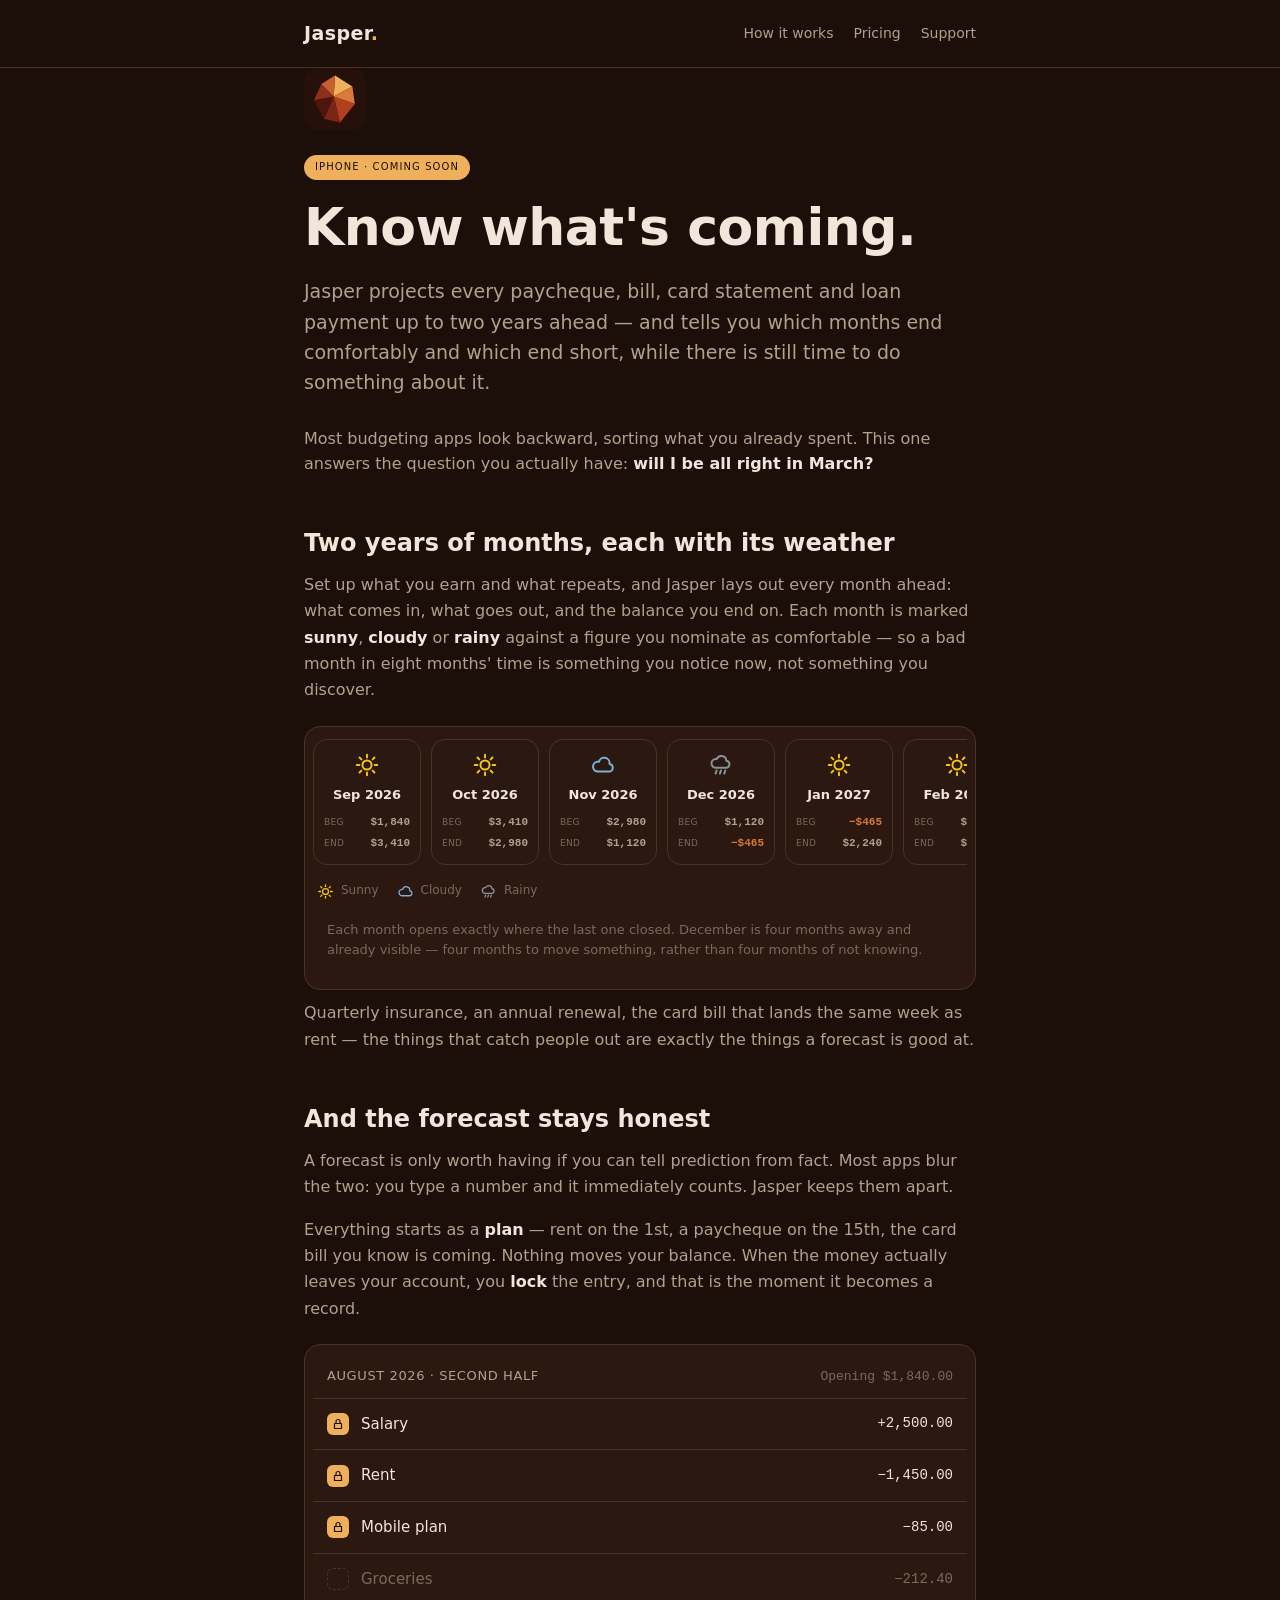
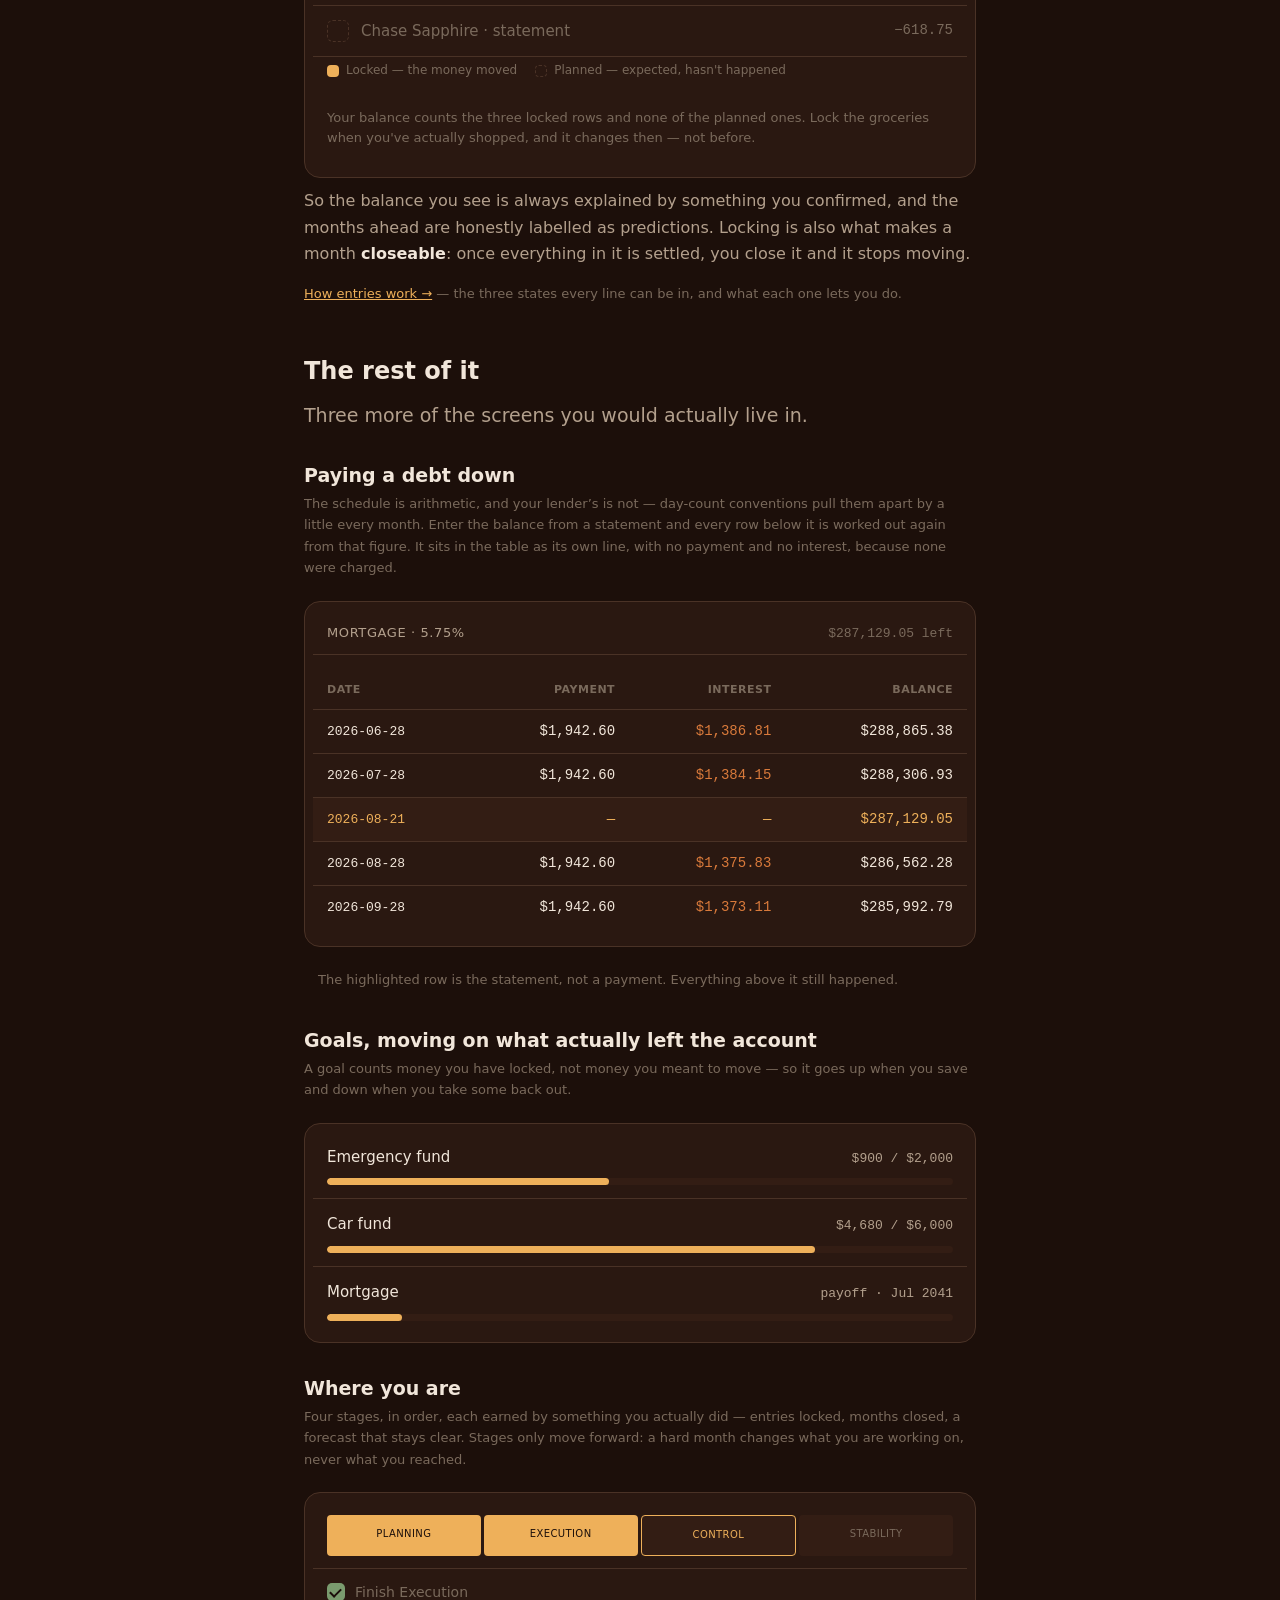
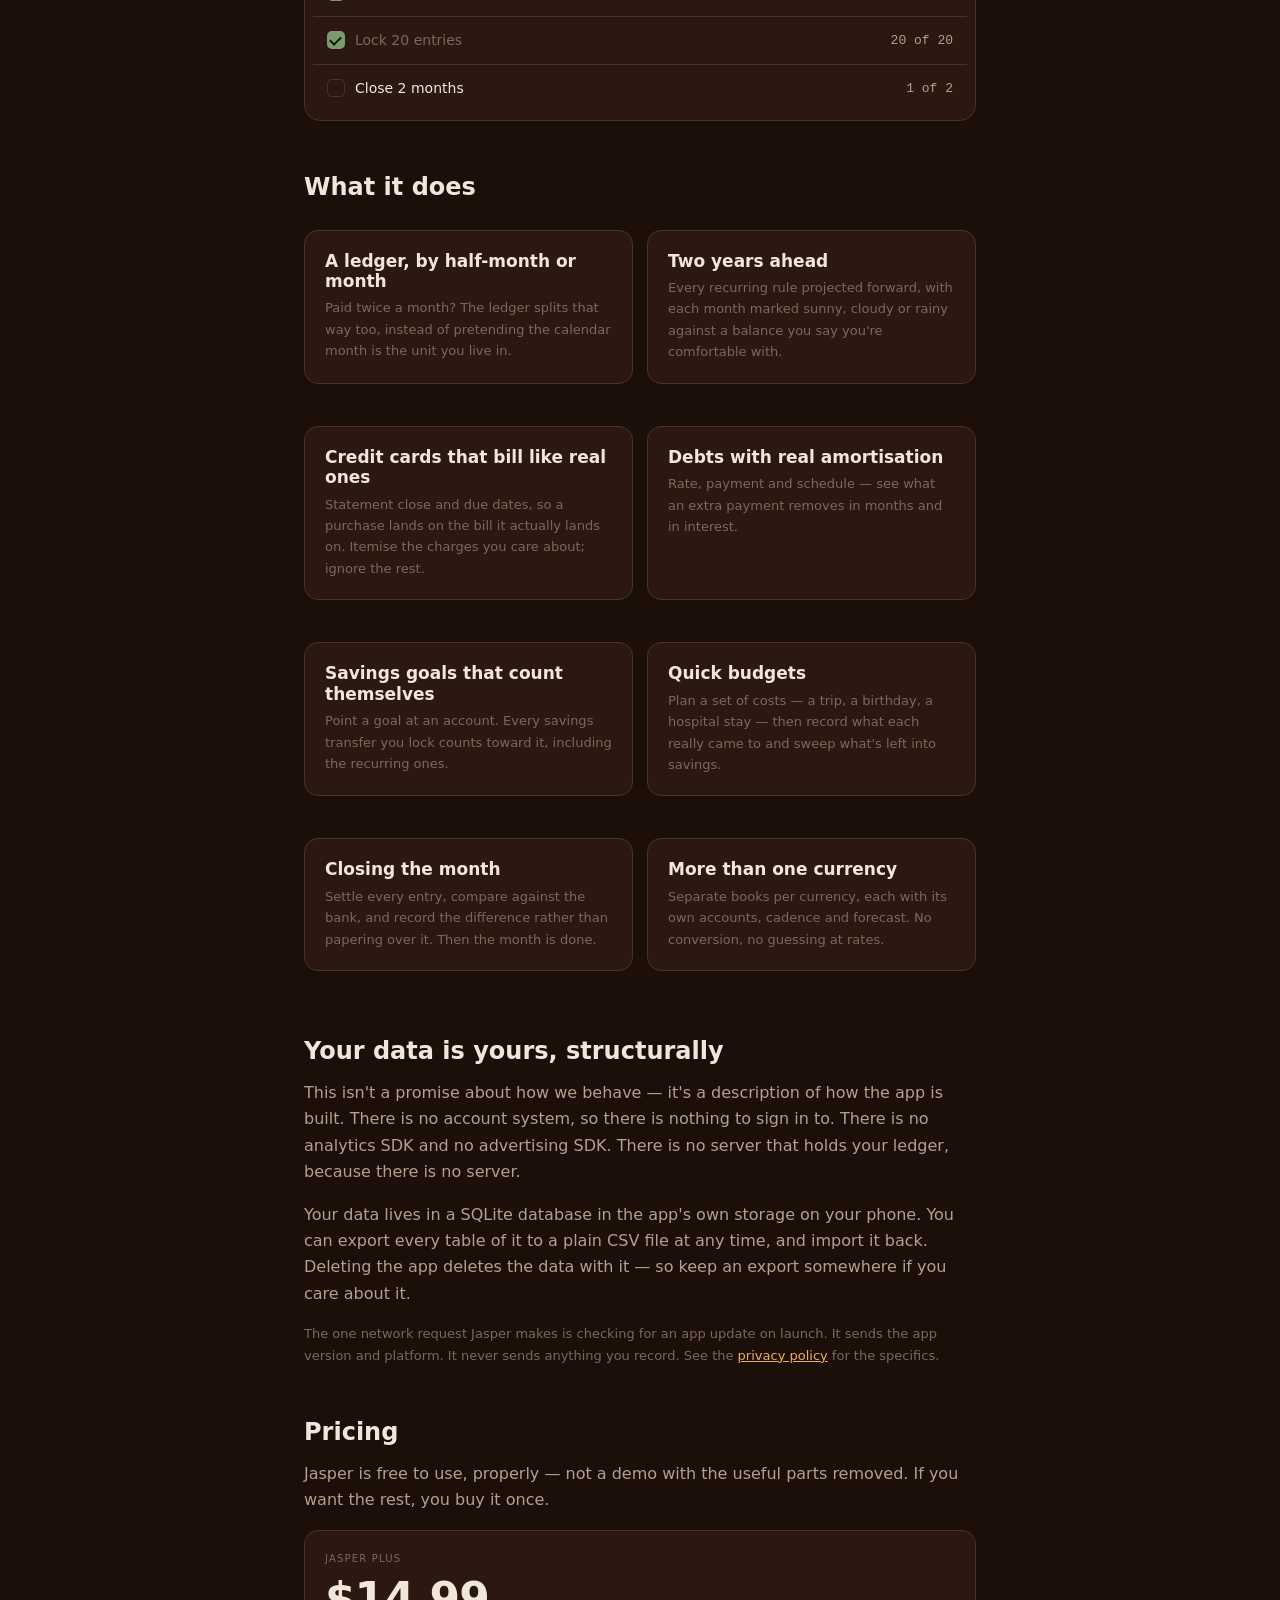
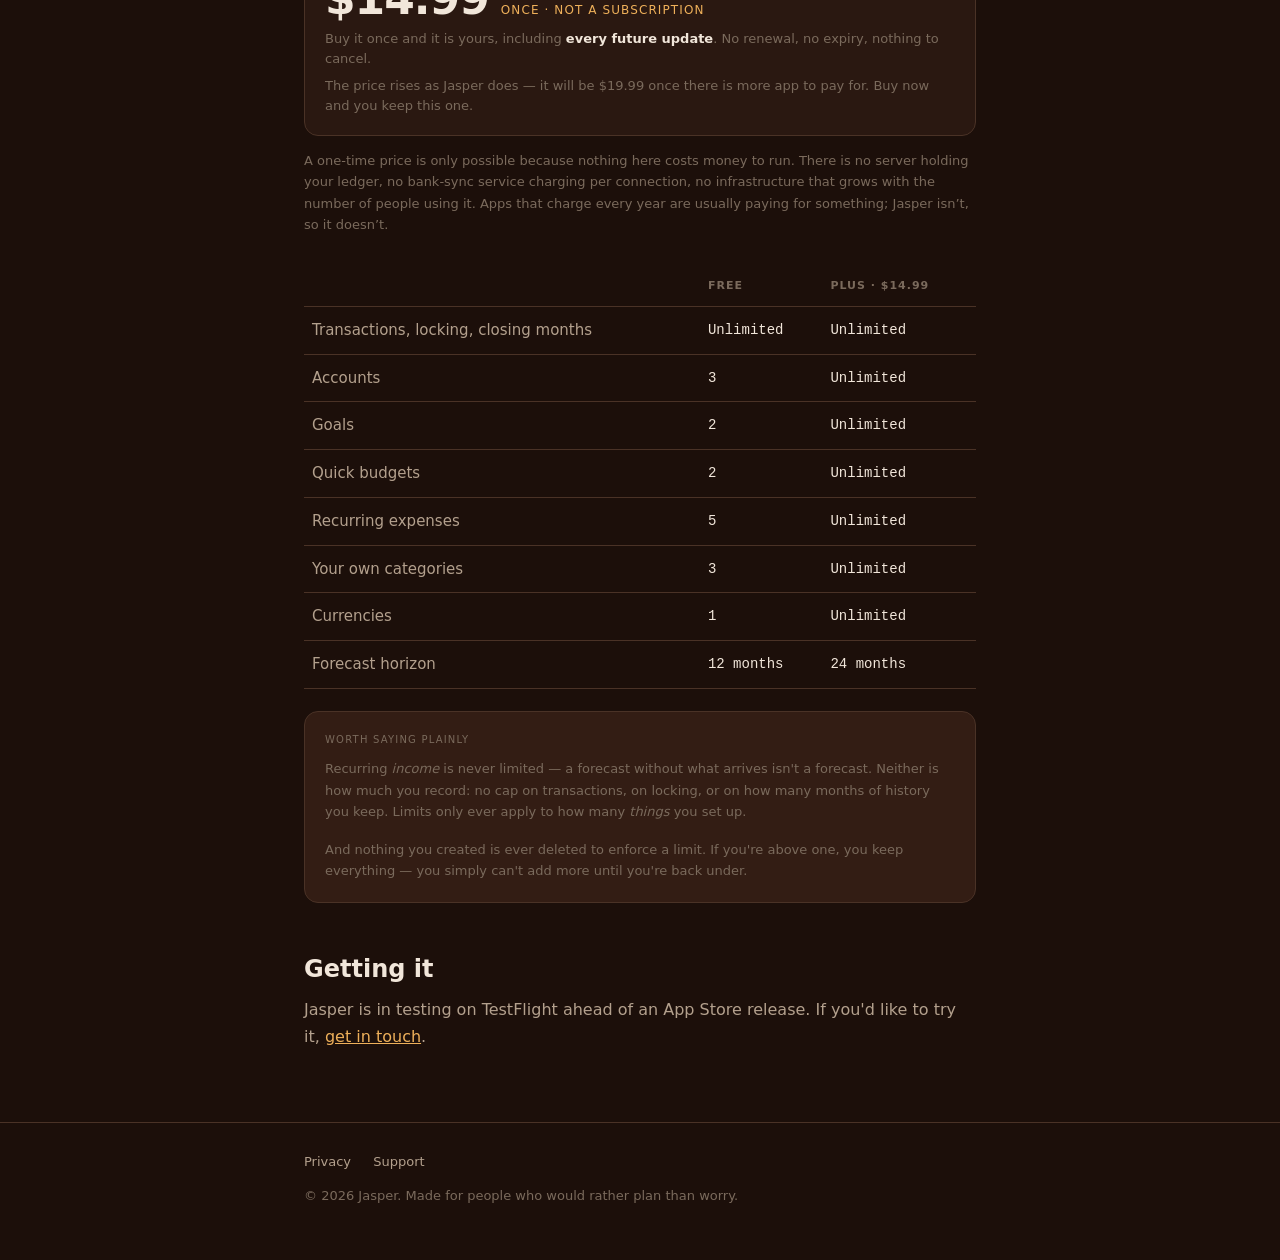
<file: index.html>
<!doctype html>
<html lang="en">
<head>
<meta charset="utf-8">
<meta name="viewport" content="width=device-width, initial-scale=1">
<title>Jasper — know what's coming</title>
<meta name="description" content="Jasper projects your balance up to two years ahead, so you can see the month that goes wrong before you get there. A private, local-first budgeting app for iPhone.">
<meta name="theme-color" content="#1c0f0a">
<link rel="canonical" href="https://jasperbudget.com/">
<meta property="og:type" content="website">
<meta property="og:site_name" content="Jasper">
<meta property="og:title" content="Jasper — know what's coming">
<meta property="og:description" content="Jasper projects your balance up to two years ahead, so you can see the month that goes wrong before you get there.">
<meta property="og:url" content="https://jasperbudget.com/">
<meta name="twitter:card" content="summary">
<link rel="icon" href="/favicon.ico" sizes="any">
<link rel="icon" href="/favicon.svg" type="image/svg+xml">
<link rel="alternate icon" href="/favicon.png" type="image/png">
<link rel="apple-touch-icon" href="/apple-touch-icon.png">
<link rel="stylesheet" href="style.css">
</head>
<body>

<nav>
  <div class="wrap">
    <a class="brand" href="/">Jasper<span>.</span></a>
    <div class="links">
      <a href="#how">How it works</a>
      <a href="#pricing">Pricing</a>
      <a href="support.html">Support</a>
    </div>
  </div>
</nav>

<header class="wrap">
  <img class="hero-mark" src="/favicon.svg" alt="" width="62" height="62">
  <span class="pill">iPhone · Coming soon</span>
  <h1>Know what's coming.</h1>
  <p class="lede">
    Jasper projects every paycheque, bill, card statement and loan payment up to two years
    ahead — and tells you which months end comfortably and which end short, while there is
    still time to do something about it.
  </p>
  <p class="lede" style="font-size:16px">
    Most budgeting apps look backward, sorting what you already spent. This one answers the
    question you actually have: <strong>will I be all right in March?</strong>
  </p>
</header>

<main class="wrap">

  <h2>Two years of months, each with its weather</h2>
  <p>
    Set up what you earn and what repeats, and Jasper lays out every month ahead: what comes in,
    what goes out, and the balance you end on. Each month is marked <strong>sunny</strong>,
    <strong>cloudy</strong> or <strong>rainy</strong> against a figure you nominate as
    comfortable — so a bad month in eight months' time is something you notice now, not
    something you discover.
  </p>

  <div class="figure">
    <div class="strip" role="img" aria-label="Seven forecast months. September, October, January, February and March are sunny. November is cloudy and tight. December is rainy and ends 465 dollars below zero, which also makes January open below zero.">
      <div class="fcard sunny">
        <svg class="wx" viewBox="0 0 24 24" aria-hidden="true"><circle cx="12" cy="12" r="4.2" fill="none" stroke="currentColor" stroke-width="1.8" stroke-linecap="round" stroke-linejoin="round"/><line x1="12" y1="2.5" x2="12" y2="5" fill="none" stroke="currentColor" stroke-width="1.8" stroke-linecap="round" stroke-linejoin="round"/><line x1="12" y1="19" x2="12" y2="21.5" fill="none" stroke="currentColor" stroke-width="1.8" stroke-linecap="round" stroke-linejoin="round"/><line x1="2.5" y1="12" x2="5" y2="12" fill="none" stroke="currentColor" stroke-width="1.8" stroke-linecap="round" stroke-linejoin="round"/><line x1="19" y1="12" x2="21.5" y2="12" fill="none" stroke="currentColor" stroke-width="1.8" stroke-linecap="round" stroke-linejoin="round"/><line x1="5.1" y1="5.1" x2="6.8" y2="6.8" fill="none" stroke="currentColor" stroke-width="1.8" stroke-linecap="round" stroke-linejoin="round"/><line x1="17.2" y1="17.2" x2="18.9" y2="18.9" fill="none" stroke="currentColor" stroke-width="1.8" stroke-linecap="round" stroke-linejoin="round"/><line x1="5.1" y1="18.9" x2="6.8" y2="17.2" fill="none" stroke="currentColor" stroke-width="1.8" stroke-linecap="round" stroke-linejoin="round"/><line x1="17.2" y1="6.8" x2="18.9" y2="5.1" fill="none" stroke="currentColor" stroke-width="1.8" stroke-linecap="round" stroke-linejoin="round"/></svg>
        <div class="fm">Sep 2026</div>
        <dl>
          <div class="r"><dt>Beg</dt><dd>$1,840</dd></div>
          <div class="r"><dt>End</dt><dd>$3,410</dd></div>
        </dl>
      </div>
      <div class="fcard sunny">
        <svg class="wx" viewBox="0 0 24 24" aria-hidden="true"><circle cx="12" cy="12" r="4.2" fill="none" stroke="currentColor" stroke-width="1.8" stroke-linecap="round" stroke-linejoin="round"/><line x1="12" y1="2.5" x2="12" y2="5" fill="none" stroke="currentColor" stroke-width="1.8" stroke-linecap="round" stroke-linejoin="round"/><line x1="12" y1="19" x2="12" y2="21.5" fill="none" stroke="currentColor" stroke-width="1.8" stroke-linecap="round" stroke-linejoin="round"/><line x1="2.5" y1="12" x2="5" y2="12" fill="none" stroke="currentColor" stroke-width="1.8" stroke-linecap="round" stroke-linejoin="round"/><line x1="19" y1="12" x2="21.5" y2="12" fill="none" stroke="currentColor" stroke-width="1.8" stroke-linecap="round" stroke-linejoin="round"/><line x1="5.1" y1="5.1" x2="6.8" y2="6.8" fill="none" stroke="currentColor" stroke-width="1.8" stroke-linecap="round" stroke-linejoin="round"/><line x1="17.2" y1="17.2" x2="18.9" y2="18.9" fill="none" stroke="currentColor" stroke-width="1.8" stroke-linecap="round" stroke-linejoin="round"/><line x1="5.1" y1="18.9" x2="6.8" y2="17.2" fill="none" stroke="currentColor" stroke-width="1.8" stroke-linecap="round" stroke-linejoin="round"/><line x1="17.2" y1="6.8" x2="18.9" y2="5.1" fill="none" stroke="currentColor" stroke-width="1.8" stroke-linecap="round" stroke-linejoin="round"/></svg>
        <div class="fm">Oct 2026</div>
        <dl>
          <div class="r"><dt>Beg</dt><dd>$3,410</dd></div>
          <div class="r"><dt>End</dt><dd>$2,980</dd></div>
        </dl>
      </div>
      <div class="fcard cloudy">
        <svg class="wx" viewBox="0 0 24 24" aria-hidden="true"><path d="M6.5 18h11a3.5 3.5 0 0 0 .5-6.96A5 5 0 0 0 8.2 9.1 4 4 0 0 0 6.5 18z" fill="none" stroke="currentColor" stroke-width="1.8" stroke-linecap="round" stroke-linejoin="round"/></svg>
        <div class="fm">Nov 2026</div>
        <dl>
          <div class="r"><dt>Beg</dt><dd>$2,980</dd></div>
          <div class="r"><dt>End</dt><dd>$1,120</dd></div>
        </dl>
      </div>
      <div class="fcard rainy">
        <svg class="wx" viewBox="0 0 24 24" aria-hidden="true"><path d="M6.5 14.5h10a3.2 3.2 0 0 0 .4-6.38A4.6 4.6 0 0 0 8 6.6 3.6 3.6 0 0 0 6.5 14.5z" fill="none" stroke="currentColor" stroke-width="1.8" stroke-linecap="round" stroke-linejoin="round"/><line x1="8" y1="17" x2="7" y2="20" fill="none" stroke="currentColor" stroke-width="1.8" stroke-linecap="round" stroke-linejoin="round"/><line x1="12" y1="17" x2="11" y2="20" fill="none" stroke="currentColor" stroke-width="1.8" stroke-linecap="round" stroke-linejoin="round"/><line x1="16" y1="17" x2="15" y2="20" fill="none" stroke="currentColor" stroke-width="1.8" stroke-linecap="round" stroke-linejoin="round"/></svg>
        <div class="fm">Dec 2026</div>
        <dl>
          <div class="r"><dt>Beg</dt><dd>$1,120</dd></div>
          <div class="r"><dt>End</dt><dd class="neg">−$465</dd></div>
        </dl>
      </div>
      <div class="fcard sunny">
        <svg class="wx" viewBox="0 0 24 24" aria-hidden="true"><circle cx="12" cy="12" r="4.2" fill="none" stroke="currentColor" stroke-width="1.8" stroke-linecap="round" stroke-linejoin="round"/><line x1="12" y1="2.5" x2="12" y2="5" fill="none" stroke="currentColor" stroke-width="1.8" stroke-linecap="round" stroke-linejoin="round"/><line x1="12" y1="19" x2="12" y2="21.5" fill="none" stroke="currentColor" stroke-width="1.8" stroke-linecap="round" stroke-linejoin="round"/><line x1="2.5" y1="12" x2="5" y2="12" fill="none" stroke="currentColor" stroke-width="1.8" stroke-linecap="round" stroke-linejoin="round"/><line x1="19" y1="12" x2="21.5" y2="12" fill="none" stroke="currentColor" stroke-width="1.8" stroke-linecap="round" stroke-linejoin="round"/><line x1="5.1" y1="5.1" x2="6.8" y2="6.8" fill="none" stroke="currentColor" stroke-width="1.8" stroke-linecap="round" stroke-linejoin="round"/><line x1="17.2" y1="17.2" x2="18.9" y2="18.9" fill="none" stroke="currentColor" stroke-width="1.8" stroke-linecap="round" stroke-linejoin="round"/><line x1="5.1" y1="18.9" x2="6.8" y2="17.2" fill="none" stroke="currentColor" stroke-width="1.8" stroke-linecap="round" stroke-linejoin="round"/><line x1="17.2" y1="6.8" x2="18.9" y2="5.1" fill="none" stroke="currentColor" stroke-width="1.8" stroke-linecap="round" stroke-linejoin="round"/></svg>
        <div class="fm">Jan 2027</div>
        <dl>
          <div class="r"><dt>Beg</dt><dd class="neg">−$465</dd></div>
          <div class="r"><dt>End</dt><dd>$2,240</dd></div>
        </dl>
      </div>
      <div class="fcard sunny">
        <svg class="wx" viewBox="0 0 24 24" aria-hidden="true"><circle cx="12" cy="12" r="4.2" fill="none" stroke="currentColor" stroke-width="1.8" stroke-linecap="round" stroke-linejoin="round"/><line x1="12" y1="2.5" x2="12" y2="5" fill="none" stroke="currentColor" stroke-width="1.8" stroke-linecap="round" stroke-linejoin="round"/><line x1="12" y1="19" x2="12" y2="21.5" fill="none" stroke="currentColor" stroke-width="1.8" stroke-linecap="round" stroke-linejoin="round"/><line x1="2.5" y1="12" x2="5" y2="12" fill="none" stroke="currentColor" stroke-width="1.8" stroke-linecap="round" stroke-linejoin="round"/><line x1="19" y1="12" x2="21.5" y2="12" fill="none" stroke="currentColor" stroke-width="1.8" stroke-linecap="round" stroke-linejoin="round"/><line x1="5.1" y1="5.1" x2="6.8" y2="6.8" fill="none" stroke="currentColor" stroke-width="1.8" stroke-linecap="round" stroke-linejoin="round"/><line x1="17.2" y1="17.2" x2="18.9" y2="18.9" fill="none" stroke="currentColor" stroke-width="1.8" stroke-linecap="round" stroke-linejoin="round"/><line x1="5.1" y1="18.9" x2="6.8" y2="17.2" fill="none" stroke="currentColor" stroke-width="1.8" stroke-linecap="round" stroke-linejoin="round"/><line x1="17.2" y1="6.8" x2="18.9" y2="5.1" fill="none" stroke="currentColor" stroke-width="1.8" stroke-linecap="round" stroke-linejoin="round"/></svg>
        <div class="fm">Feb 2027</div>
        <dl>
          <div class="r"><dt>Beg</dt><dd>$2,240</dd></div>
          <div class="r"><dt>End</dt><dd>$3,180</dd></div>
        </dl>
      </div>
      <div class="fcard sunny">
        <svg class="wx" viewBox="0 0 24 24" aria-hidden="true"><circle cx="12" cy="12" r="4.2" fill="none" stroke="currentColor" stroke-width="1.8" stroke-linecap="round" stroke-linejoin="round"/><line x1="12" y1="2.5" x2="12" y2="5" fill="none" stroke="currentColor" stroke-width="1.8" stroke-linecap="round" stroke-linejoin="round"/><line x1="12" y1="19" x2="12" y2="21.5" fill="none" stroke="currentColor" stroke-width="1.8" stroke-linecap="round" stroke-linejoin="round"/><line x1="2.5" y1="12" x2="5" y2="12" fill="none" stroke="currentColor" stroke-width="1.8" stroke-linecap="round" stroke-linejoin="round"/><line x1="19" y1="12" x2="21.5" y2="12" fill="none" stroke="currentColor" stroke-width="1.8" stroke-linecap="round" stroke-linejoin="round"/><line x1="5.1" y1="5.1" x2="6.8" y2="6.8" fill="none" stroke="currentColor" stroke-width="1.8" stroke-linecap="round" stroke-linejoin="round"/><line x1="17.2" y1="17.2" x2="18.9" y2="18.9" fill="none" stroke="currentColor" stroke-width="1.8" stroke-linecap="round" stroke-linejoin="round"/><line x1="5.1" y1="18.9" x2="6.8" y2="17.2" fill="none" stroke="currentColor" stroke-width="1.8" stroke-linecap="round" stroke-linejoin="round"/><line x1="17.2" y1="6.8" x2="18.9" y2="5.1" fill="none" stroke="currentColor" stroke-width="1.8" stroke-linecap="round" stroke-linejoin="round"/></svg>
        <div class="fm">Mar 2027</div>
        <dl>
          <div class="r"><dt>Beg</dt><dd>$3,180</dd></div>
          <div class="r"><dt>End</dt><dd>$5,470</dd></div>
        </dl>
      </div>
    </div>
    <div class="wx-key">
      <span class="sunny"><svg class="wx" viewBox="0 0 24 24" aria-hidden="true"><circle cx="12" cy="12" r="4.2" fill="none" stroke="currentColor" stroke-width="1.8" stroke-linecap="round" stroke-linejoin="round"/><line x1="12" y1="2.5" x2="12" y2="5" fill="none" stroke="currentColor" stroke-width="1.8" stroke-linecap="round" stroke-linejoin="round"/><line x1="12" y1="19" x2="12" y2="21.5" fill="none" stroke="currentColor" stroke-width="1.8" stroke-linecap="round" stroke-linejoin="round"/><line x1="2.5" y1="12" x2="5" y2="12" fill="none" stroke="currentColor" stroke-width="1.8" stroke-linecap="round" stroke-linejoin="round"/><line x1="19" y1="12" x2="21.5" y2="12" fill="none" stroke="currentColor" stroke-width="1.8" stroke-linecap="round" stroke-linejoin="round"/><line x1="5.1" y1="5.1" x2="6.8" y2="6.8" fill="none" stroke="currentColor" stroke-width="1.8" stroke-linecap="round" stroke-linejoin="round"/><line x1="17.2" y1="17.2" x2="18.9" y2="18.9" fill="none" stroke="currentColor" stroke-width="1.8" stroke-linecap="round" stroke-linejoin="round"/><line x1="5.1" y1="18.9" x2="6.8" y2="17.2" fill="none" stroke="currentColor" stroke-width="1.8" stroke-linecap="round" stroke-linejoin="round"/><line x1="17.2" y1="6.8" x2="18.9" y2="5.1" fill="none" stroke="currentColor" stroke-width="1.8" stroke-linecap="round" stroke-linejoin="round"/></svg> Sunny</span>
      <span class="cloudy"><svg class="wx" viewBox="0 0 24 24" aria-hidden="true"><path d="M6.5 18h11a3.5 3.5 0 0 0 .5-6.96A5 5 0 0 0 8.2 9.1 4 4 0 0 0 6.5 18z" fill="none" stroke="currentColor" stroke-width="1.8" stroke-linecap="round" stroke-linejoin="round"/></svg> Cloudy</span>
      <span class="rainy"><svg class="wx" viewBox="0 0 24 24" aria-hidden="true"><path d="M6.5 14.5h10a3.2 3.2 0 0 0 .4-6.38A4.6 4.6 0 0 0 8 6.6 3.6 3.6 0 0 0 6.5 14.5z" fill="none" stroke="currentColor" stroke-width="1.8" stroke-linecap="round" stroke-linejoin="round"/><line x1="8" y1="17" x2="7" y2="20" fill="none" stroke="currentColor" stroke-width="1.8" stroke-linecap="round" stroke-linejoin="round"/><line x1="12" y1="17" x2="11" y2="20" fill="none" stroke="currentColor" stroke-width="1.8" stroke-linecap="round" stroke-linejoin="round"/><line x1="16" y1="17" x2="15" y2="20" fill="none" stroke="currentColor" stroke-width="1.8" stroke-linecap="round" stroke-linejoin="round"/></svg> Rainy</span>
    </div>
    <p class="fig-note">
      Each month opens exactly where the last one closed. December is four months away and
      already visible — four months to move something, rather than four months of not knowing.
    </p>
  </div>
  <p>
    Quarterly insurance, an annual renewal, the card bill that lands the same week as rent — the
    things that catch people out are exactly the things a forecast is good at.
  </p>

  <h2 id="how">And the forecast stays honest</h2>
  <p>
    A forecast is only worth having if you can tell prediction from fact. Most apps blur the two:
    you type a number and it immediately counts. Jasper keeps them apart.
  </p>
  <p>
    Everything starts as a <strong>plan</strong> — rent on the 1st, a paycheque on the 15th, the
    card bill you know is coming. Nothing moves your balance. When the money actually leaves your
    account, you <strong>lock</strong> the entry, and that is the moment it becomes a record.
  </p>

  <div class="figure" role="img" aria-label="A ledger for August 2026. Three locked entries — rent, salary and a mobile plan — have moved the balance. Two planned entries, groceries and a card payment, have not.">
    <div class="fig-head">
      <span class="fig-month">August 2026 · second half</span>
      <span class="fig-bal">Opening $1,840.00</span>
    </div>

    <div class="row locked">
      <span class="lock"><svg viewBox="0 0 24 24" fill="none" stroke="#1c0f0a" stroke-width="2.4" stroke-linecap="round" stroke-linejoin="round"><path d="M5 11h14v10H5z"/><path d="M8 11V7a4 4 0 0 1 8 0v4"/></svg></span>
      <span class="name">Salary</span>
      <span class="amt">+2,500.00</span>
    </div>
    <div class="row locked">
      <span class="lock"><svg viewBox="0 0 24 24" fill="none" stroke="#1c0f0a" stroke-width="2.4" stroke-linecap="round" stroke-linejoin="round"><path d="M5 11h14v10H5z"/><path d="M8 11V7a4 4 0 0 1 8 0v4"/></svg></span>
      <span class="name">Rent</span>
      <span class="amt">−1,450.00</span>
    </div>
    <div class="row locked">
      <span class="lock"><svg viewBox="0 0 24 24" fill="none" stroke="#1c0f0a" stroke-width="2.4" stroke-linecap="round" stroke-linejoin="round"><path d="M5 11h14v10H5z"/><path d="M8 11V7a4 4 0 0 1 8 0v4"/></svg></span>
      <span class="name">Mobile plan</span>
      <span class="amt">−85.00</span>
    </div>
    <div class="row planned">
      <span class="lock"></span>
      <span class="name">Groceries</span>
      <span class="amt">−212.40</span>
    </div>
    <div class="row planned">
      <span class="lock"></span>
      <span class="name">Chase Sapphire · statement</span>
      <span class="amt">−618.75</span>
    </div>

    <div class="fig-key">
      <span><i class="swatch on"></i> Locked — the money moved</span>
      <span><i class="swatch off"></i> Planned — expected, hasn't happened</span>
    </div>
    <p class="fig-note">
      Your balance counts the three locked rows and none of the planned ones. Lock the groceries
      when you've actually shopped, and it changes then — not before.
    </p>
  </div>
  <p>
    So the balance you see is always explained by something you confirmed, and the months ahead
    are honestly labelled as predictions. Locking is also what makes a month
    <strong>closeable</strong>: once everything in it is settled, you close it and it stops moving.
  </p>

  <p class="small">
    <a href="entries.html">How entries work →</a> — the three states every line can be in, and
    what each one lets you do.
  </p>

  <h2 id="see">The rest of it</h2>
  <p class="lede">
    Three more of the screens you would actually live in.
  </p>

  <h3 class="fig-title">Paying a debt down</h3>
  <p class="small">
    The schedule is arithmetic, and your lender&rsquo;s is not — day-count conventions pull
    them apart by a little every month. Enter the balance from a statement and every row
    below it is worked out again from that figure. It sits in the table as its own line,
    with no payment and no interest, because none were charged.
  </p>
  <div class="figure" role="img" aria-label="An amortisation schedule. Two payments in June and July, then a statement balance of 287,129 dollars 05 on 21 August with no payment or interest, then the payments after it continuing from that figure.">
    <div class="fig-head">
      <span class="fig-month">Mortgage · 5.75%</span>
      <span class="fig-bal">$287,129.05 left</span>
    </div>
    <div class="table-scroll">
      <table class="sched">
        <thead>
          <tr><th>Date</th><th>Payment</th><th>Interest</th><th>Balance</th></tr>
        </thead>
        <tbody>
          <tr><td>2026-06-28</td><td>$1,942.60</td><td class="int">$1,386.81</td><td>$288,865.38</td></tr>
          <tr><td>2026-07-28</td><td>$1,942.60</td><td class="int">$1,384.15</td><td>$288,306.93</td></tr>
          <tr class="stmt">
            <td>2026-08-21</td><td class="none">&mdash;</td><td class="none">&mdash;</td>
            <td>$287,129.05</td>
          </tr>
          <tr><td>2026-08-28</td><td>$1,942.60</td><td class="int">$1,375.83</td><td>$286,562.28</td></tr>
          <tr><td>2026-09-28</td><td>$1,942.60</td><td class="int">$1,373.11</td><td>$285,992.79</td></tr>
        </tbody>
      </table>
    </div>
  </div>
  <p class="small fig-note">
    The highlighted row is the statement, not a payment. Everything above it still happened.
  </p>

  <h3 class="fig-title">Goals, moving on what actually left the account</h3>
  <p class="small">
    A goal counts money you have locked, not money you meant to move — so it goes up when you
    save and down when you take some back out.
  </p>
  <div class="figure" role="img" aria-label="Two goals. An emergency fund is 45 percent of the way to 2,000 dollars. A car fund is 78 percent of the way to 6,000 dollars.">
    <div class="goal">
      <div class="goal-head"><span class="name">Emergency fund</span><span class="amt">$900 / $2,000</span></div>
      <div class="bar"><span style="width:45%"></span></div>
    </div>
    <div class="goal">
      <div class="goal-head"><span class="name">Car fund</span><span class="amt">$4,680 / $6,000</span></div>
      <div class="bar"><span style="width:78%"></span></div>
    </div>
    <div class="goal">
      <div class="goal-head"><span class="name">Mortgage</span><span class="amt">payoff · Jul 2041</span></div>
      <div class="bar"><span style="width:12%"></span></div>
    </div>
  </div>

  <h3 class="fig-title">Where you are</h3>
  <p class="small">
    Four stages, in order, each earned by something you actually did — entries locked, months
    closed, a forecast that stays clear. Stages only move forward: a hard month changes what
    you are working on, never what you reached.
  </p>
  <div class="figure" role="img" aria-label="A progress track of four stages: Planning and Execution reached, Control in progress with two of three steps done, Stability ahead.">
    <div class="track">
      <span class="seg on">Planning</span>
      <span class="seg on">Execution</span>
      <span class="seg target">Control</span>
      <span class="seg">Stability</span>
    </div>
    <div class="steps">
      <div class="step done"><span class="tick"></span>Finish Execution</div>
      <div class="step done"><span class="tick"></span>Lock 20 entries<span class="of">20 of 20</span></div>
      <div class="step"><span class="tick off"></span>Close 2 months<span class="of">1 of 2</span></div>
    </div>
  </div>

  <h2>What it does</h2>
  <div class="grid">
    <div class="card">
      <h3>A ledger, by half-month or month</h3>
      <p class="small">Paid twice a month? The ledger splits that way too, instead of pretending the calendar month is the unit you live in.</p>
    </div>
    <div class="card">
      <h3>Two years ahead</h3>
      <p class="small">Every recurring rule projected forward, with each month marked sunny, cloudy or rainy against a balance you say you're comfortable with.</p>
    </div>
    <div class="card">
      <h3>Credit cards that bill like real ones</h3>
      <p class="small">Statement close and due dates, so a purchase lands on the bill it actually lands on. Itemise the charges you care about; ignore the rest.</p>
    </div>
    <div class="card">
      <h3>Debts with real amortisation</h3>
      <p class="small">Rate, payment and schedule — see what an extra payment removes in months and in interest.</p>
    </div>
    <div class="card">
      <h3>Savings goals that count themselves</h3>
      <p class="small">Point a goal at an account. Every savings transfer you lock counts toward it, including the recurring ones.</p>
    </div>
    <div class="card">
      <h3>Quick budgets</h3>
      <p class="small">Plan a set of costs — a trip, a birthday, a hospital stay — then record what each really came to and sweep what's left into savings.</p>
    </div>
    <div class="card">
      <h3>Closing the month</h3>
      <p class="small">Settle every entry, compare against the bank, and record the difference rather than papering over it. Then the month is done.</p>
    </div>
    <div class="card">
      <h3>More than one currency</h3>
      <p class="small">Separate books per currency, each with its own accounts, cadence and forecast. No conversion, no guessing at rates.</p>
    </div>
  </div>

  <h2>Your data is yours, structurally</h2>
  <p>
    This isn't a promise about how we behave — it's a description of how the app is built. There is
    no account system, so there is nothing to sign in to. There is no analytics SDK and no
    advertising SDK. There is no server that holds your ledger, because there is no server.
  </p>
  <p>
    Your data lives in a SQLite database in the app's own storage on your phone. You can export
    every table of it to a plain CSV file at any time, and import it back. Deleting the app deletes
    the data with it — so keep an export somewhere if you care about it.
  </p>
  <p class="small">
    The one network request Jasper makes is checking for an app update on launch. It sends the app
    version and platform. It never sends anything you record. See the
    <a href="privacy.html">privacy policy</a> for the specifics.
  </p>

  <h2 id="pricing">Pricing</h2>
  <p>
    Jasper is free to use, properly — not a demo with the useful parts removed. If you want the
    rest, you buy it once.
  </p>

  <div class="card">
    <div class="label">Jasper Plus</div>
    <div class="price">
      <span class="amount">$14.99</span>
      <span class="once">once · not a subscription</span>
    </div>
    <p class="price-note">
      Buy it once and it is yours, including <strong>every future update</strong>. No renewal, no
      expiry, nothing to cancel.
    </p>
    <p class="price-note">
      The price rises as Jasper does — it will be $19.99 once there is more app to pay for. Buy
      now and you keep this one.
    </p>
  </div>

  <p class="small">
    A one-time price is only possible because nothing here costs money to run. There is no server
    holding your ledger, no bank-sync service charging per connection, no infrastructure that
    grows with the number of people using it. Apps that charge every year are usually paying for
    something; Jasper isn’t, so it doesn’t.
  </p>

  <div class="table-scroll">
    <table>
      <thead>
        <tr><th>&nbsp;</th><th>Free</th><th>Plus · $14.99</th></tr>
      </thead>
      <tbody>
        <tr><td>Transactions, locking, closing months</td><td class="yes">Unlimited</td><td class="yes">Unlimited</td></tr>
        <tr><td>Accounts</td><td>3</td><td>Unlimited</td></tr>
        <tr><td>Goals</td><td>2</td><td>Unlimited</td></tr>
        <tr><td>Quick budgets</td><td>2</td><td>Unlimited</td></tr>
        <tr><td>Recurring expenses</td><td>5</td><td>Unlimited</td></tr>
        <tr><td>Your own categories</td><td>3</td><td>Unlimited</td></tr>
        <tr><td>Currencies</td><td>1</td><td>Unlimited</td></tr>
        <tr><td>Forecast horizon</td><td>12 months</td><td>24 months</td></tr>
      </tbody>
    </table>
  </div>

  <div class="card quiet">
    <div class="label">Worth saying plainly</div>
    <p class="small">
      Recurring <em>income</em> is never limited — a forecast without what arrives isn't a
      forecast. Neither is how much you record: no cap on transactions, on locking, or on how many
      months of history you keep. Limits only ever apply to how many <em>things</em> you set up.
    </p>
    <p class="small">
      And nothing you created is ever deleted to enforce a limit. If you're above one, you keep
      everything — you simply can't add more until you're back under.
    </p>
  </div>

  <h2>Getting it</h2>
  <p>
    Jasper is in testing on TestFlight ahead of an App Store release. If you'd like to try it,
    <a href="support.html">get in touch</a>.
  </p>

</main>

<footer>
  <div class="wrap">
    <a href="privacy.html">Privacy</a>
    <a href="support.html">Support</a>
    <div style="margin-top:12px">© 2026 Jasper. Made for people who would rather plan than worry.</div>
  </div>
</footer>

</body>
</html>
</file>
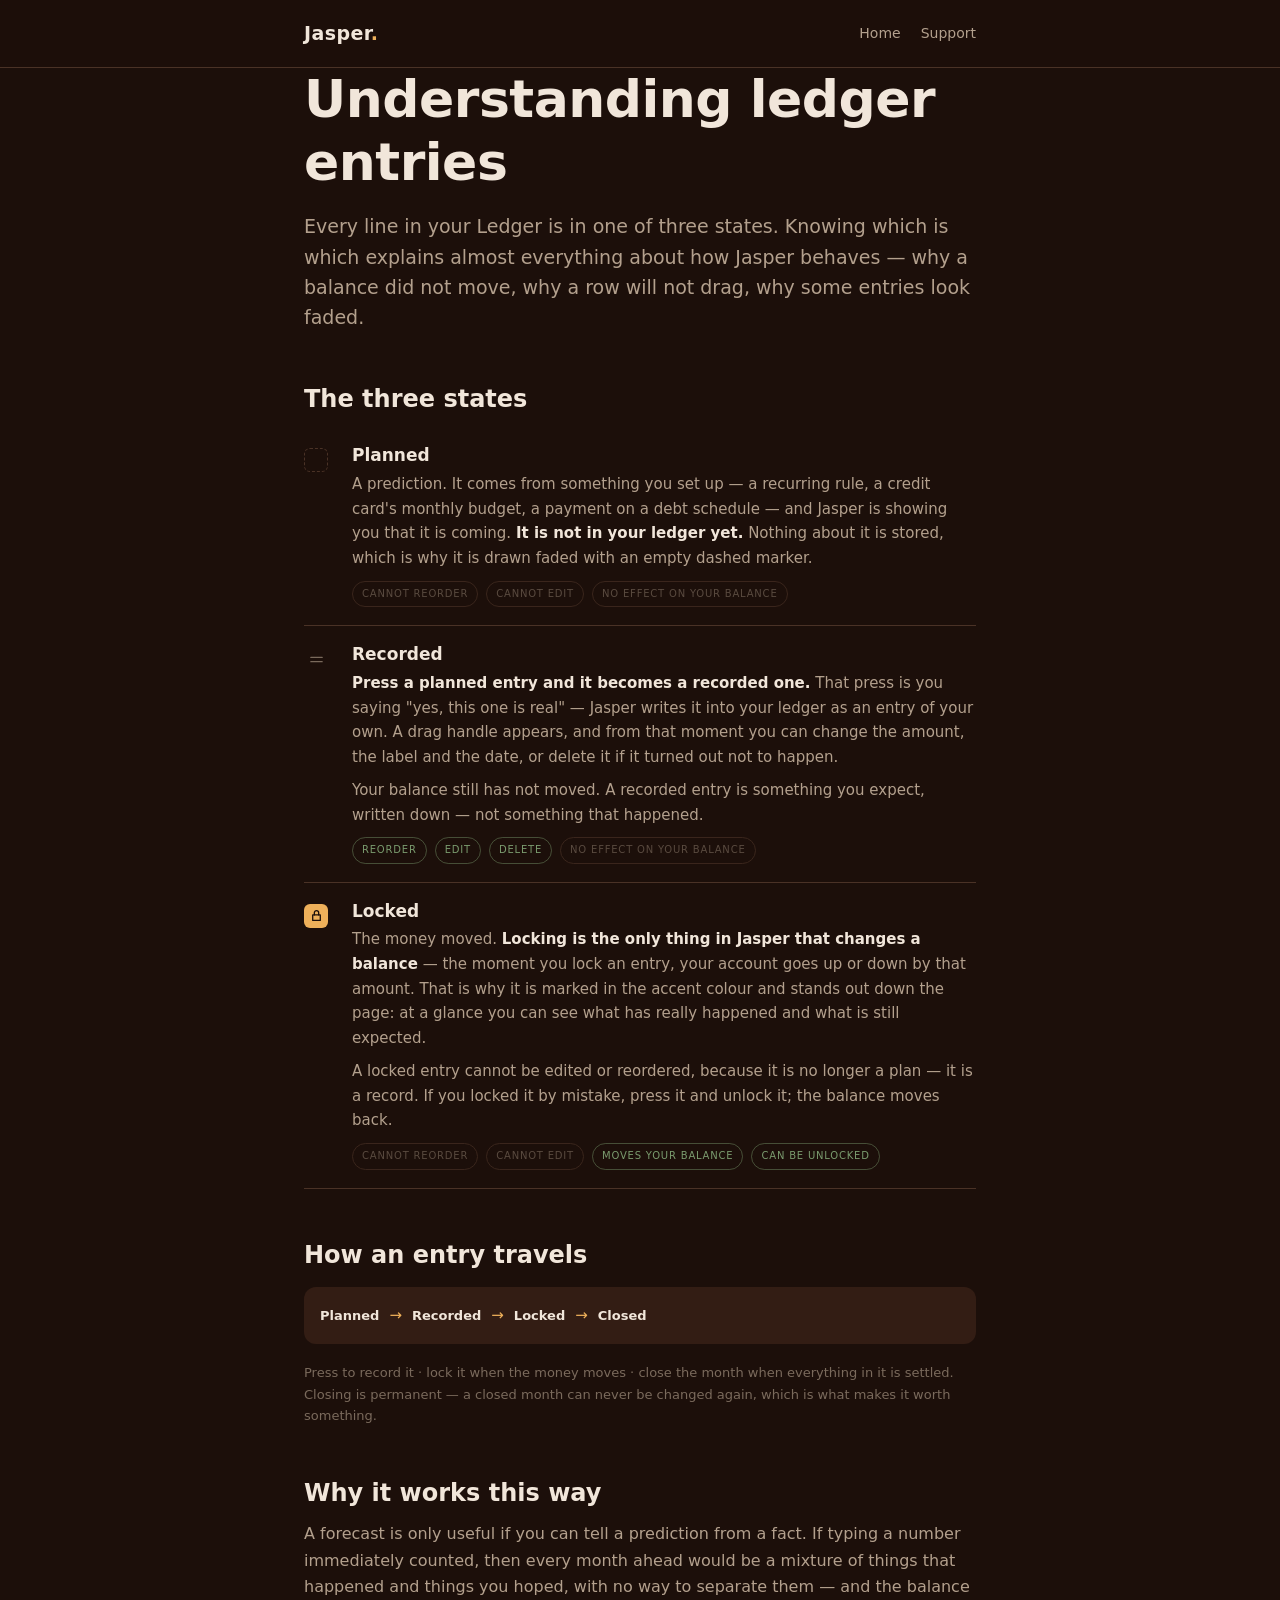
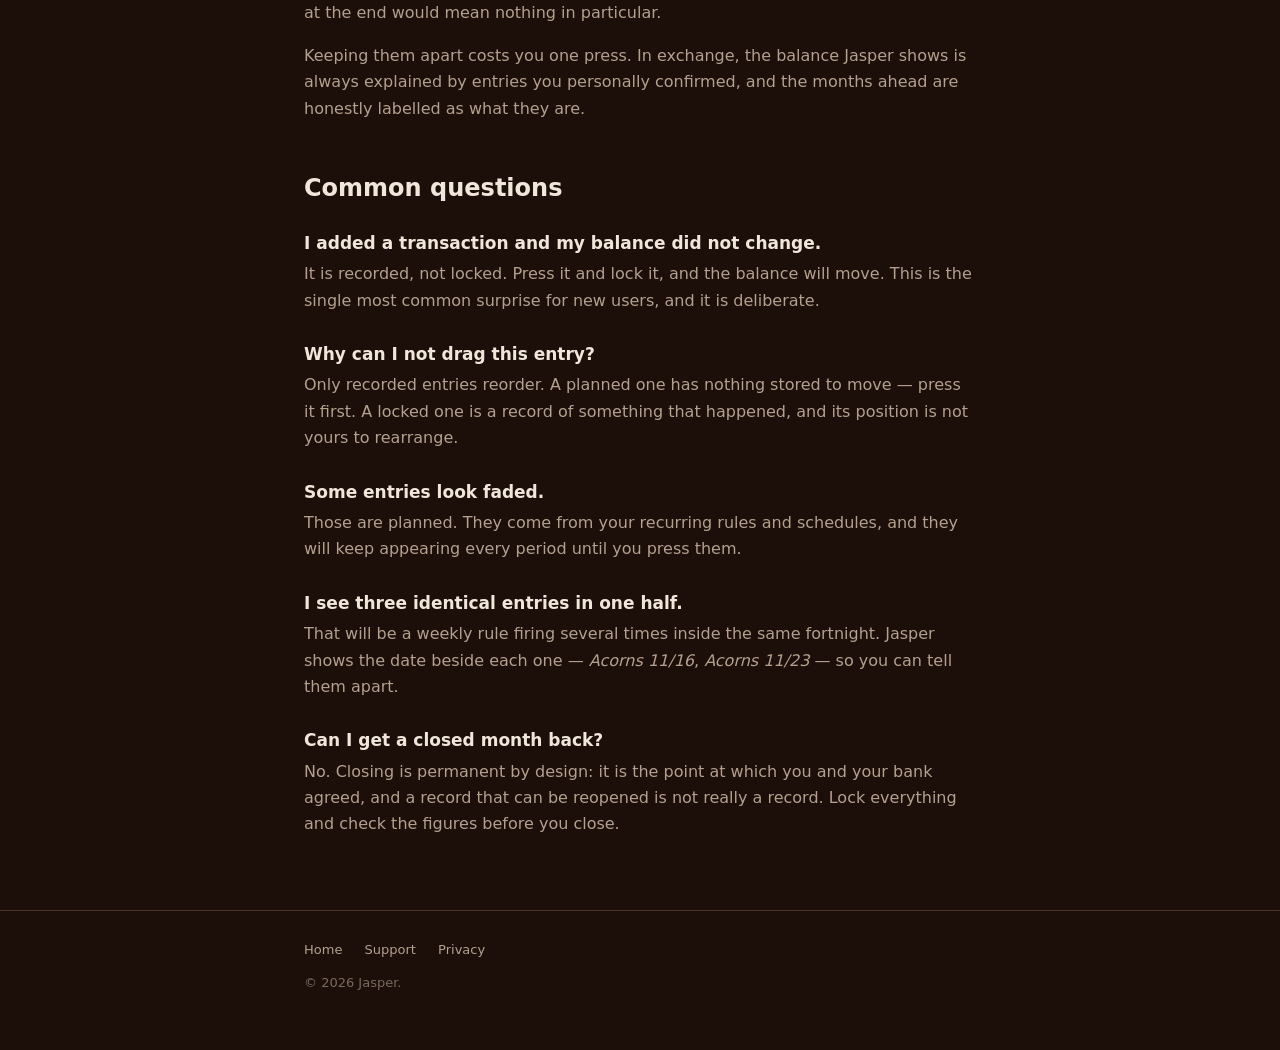
<file: entries.html>
<!doctype html>
<html lang="en">
<head>
<meta charset="utf-8">
<meta name="viewport" content="width=device-width, initial-scale=1">
<title>Understanding ledger entries — Jasper</title>
<meta name="description" content="Every entry in Jasper is in one of three states: planned, recorded, or locked. Here is what each means and what you can do with it.">
<meta name="theme-color" content="#1c0f0a">
<link rel="canonical" href="https://jasperbudget.com/entries.html">
<meta property="og:type" content="website">
<meta property="og:site_name" content="Jasper">
<meta property="og:title" content="Understanding ledger entries — Jasper">
<meta property="og:description" content="Every entry is planned, recorded, or locked. Here is what each means.">
<meta property="og:url" content="https://jasperbudget.com/entries.html">
<meta name="twitter:card" content="summary">
<link rel="icon" href="/favicon.ico" sizes="any">
<link rel="icon" href="/favicon.svg" type="image/svg+xml">
<link rel="alternate icon" href="/favicon.png" type="image/png">
<link rel="apple-touch-icon" href="/apple-touch-icon.png">
<link rel="stylesheet" href="style.css">
</head>
<body>

<nav>
  <div class="wrap">
    <a class="brand" href="/">Jasper<span>.</span></a>
    <div class="links">
      <a href="/">Home</a>
      <a href="support.html">Support</a>
    </div>
  </div>
</nav>

<header class="wrap">
  <h1>Understanding ledger entries</h1>
  <p class="lede">
    Every line in your Ledger is in one of three states. Knowing which is which explains almost
    everything about how Jasper behaves — why a balance did not move, why a row will not drag,
    why some entries look faded.
  </p>
</header>

<main class="wrap">

  <h2>The three states</h2>

  <div class="state">
    <span class="chip planned"></span>
    <div>
      <h3>Planned</h3>
      <p>
        A prediction. It comes from something you set up — a recurring rule, a credit card's
        monthly budget, a payment on a debt schedule — and Jasper is showing you that it is
        coming. <strong>It is not in your ledger yet.</strong> Nothing about it is stored, which
        is why it is drawn faded with an empty dashed marker.
      </p>
      <div class="can">
        <span class="no">Cannot reorder</span>
        <span class="no">Cannot edit</span>
        <span class="no">No effect on your balance</span>
      </div>
    </div>
  </div>

  <div class="state">
    <span class="chip drag"><svg viewBox="0 0 24 24" fill="none" stroke="currentColor" stroke-width="1.8" stroke-linecap="round"><line x1="4" y1="9" x2="20" y2="9"/><line x1="4" y1="15" x2="20" y2="15"/></svg></span>
    <div>
      <h3>Recorded</h3>
      <p>
        <strong>Press a planned entry and it becomes a recorded one.</strong> That press is you
        saying "yes, this one is real" — Jasper writes it into your ledger as an entry of your
        own. A drag handle appears, and from that moment you can change the amount, the label
        and the date, or delete it if it turned out not to happen.
      </p>
      <p>
        Your balance still has not moved. A recorded entry is something you expect, written
        down — not something that happened.
      </p>
      <div class="can">
        <span class="yes">Reorder</span>
        <span class="yes">Edit</span>
        <span class="yes">Delete</span>
        <span class="no">No effect on your balance</span>
      </div>
    </div>
  </div>

  <div class="state">
    <span class="chip locked"><svg viewBox="0 0 24 24" fill="none" stroke="#1c0f0a" stroke-width="2.4" stroke-linecap="round" stroke-linejoin="round"><path d="M5 11h14v10H5z"/><path d="M8 11V7a4 4 0 0 1 8 0v4"/></svg></span>
    <div>
      <h3>Locked</h3>
      <p>
        The money moved. <strong>Locking is the only thing in Jasper that changes a balance</strong>
        — the moment you lock an entry, your account goes up or down by that amount. That is why
        it is marked in the accent colour and stands out down the page: at a glance you can see
        what has really happened and what is still expected.
      </p>
      <p>
        A locked entry cannot be edited or reordered, because it is no longer a plan — it is a
        record. If you locked it by mistake, press it and unlock it; the balance moves back.
      </p>
      <div class="can">
        <span class="no">Cannot reorder</span>
        <span class="no">Cannot edit</span>
        <span class="yes">Moves your balance</span>
        <span class="yes">Can be unlocked</span>
      </div>
    </div>
  </div>

  <h2>How an entry travels</h2>

  <div class="flow">
    <b>Planned</b><i>&rarr;</i>
    <b>Recorded</b><i>&rarr;</i>
    <b>Locked</b><i>&rarr;</i>
    <b>Closed</b>
  </div>
  <p class="small">
    Press to record it · lock it when the money moves · close the month when everything in it is
    settled. Closing is permanent — a closed month can never be changed again, which is what
    makes it worth something.
  </p>

  <h2>Why it works this way</h2>
  <p>
    A forecast is only useful if you can tell a prediction from a fact. If typing a number
    immediately counted, then every month ahead would be a mixture of things that happened and
    things you hoped, with no way to separate them — and the balance at the end would mean
    nothing in particular.
  </p>
  <p>
    Keeping them apart costs you one press. In exchange, the balance Jasper shows is always
    explained by entries you personally confirmed, and the months ahead are honestly labelled as
    what they are.
  </p>

  <h2>Common questions</h2>

  <h3>I added a transaction and my balance did not change.</h3>
  <p>
    It is recorded, not locked. Press it and lock it, and the balance will move. This is the
    single most common surprise for new users, and it is deliberate.
  </p>

  <h3>Why can I not drag this entry?</h3>
  <p>
    Only recorded entries reorder. A planned one has nothing stored to move — press it first. A
    locked one is a record of something that happened, and its position is not yours to
    rearrange.
  </p>

  <h3>Some entries look faded.</h3>
  <p>
    Those are planned. They come from your recurring rules and schedules, and they will keep
    appearing every period until you press them.
  </p>

  <h3>I see three identical entries in one half.</h3>
  <p>
    That will be a weekly rule firing several times inside the same fortnight. Jasper shows the
    date beside each one — <em>Acorns 11/16</em>, <em>Acorns 11/23</em> — so you can tell them
    apart.
  </p>

  <h3>Can I get a closed month back?</h3>
  <p>
    No. Closing is permanent by design: it is the point at which you and your bank agreed, and a
    record that can be reopened is not really a record. Lock everything and check the figures
    before you close.
  </p>

</main>

<footer>
  <div class="wrap">
    <a href="/">Home</a>
    <a href="support.html">Support</a>
    <a href="privacy.html">Privacy</a>
    <div style="margin-top:12px">© 2026 Jasper.</div>
  </div>
</footer>

</body>
</html>
</file>
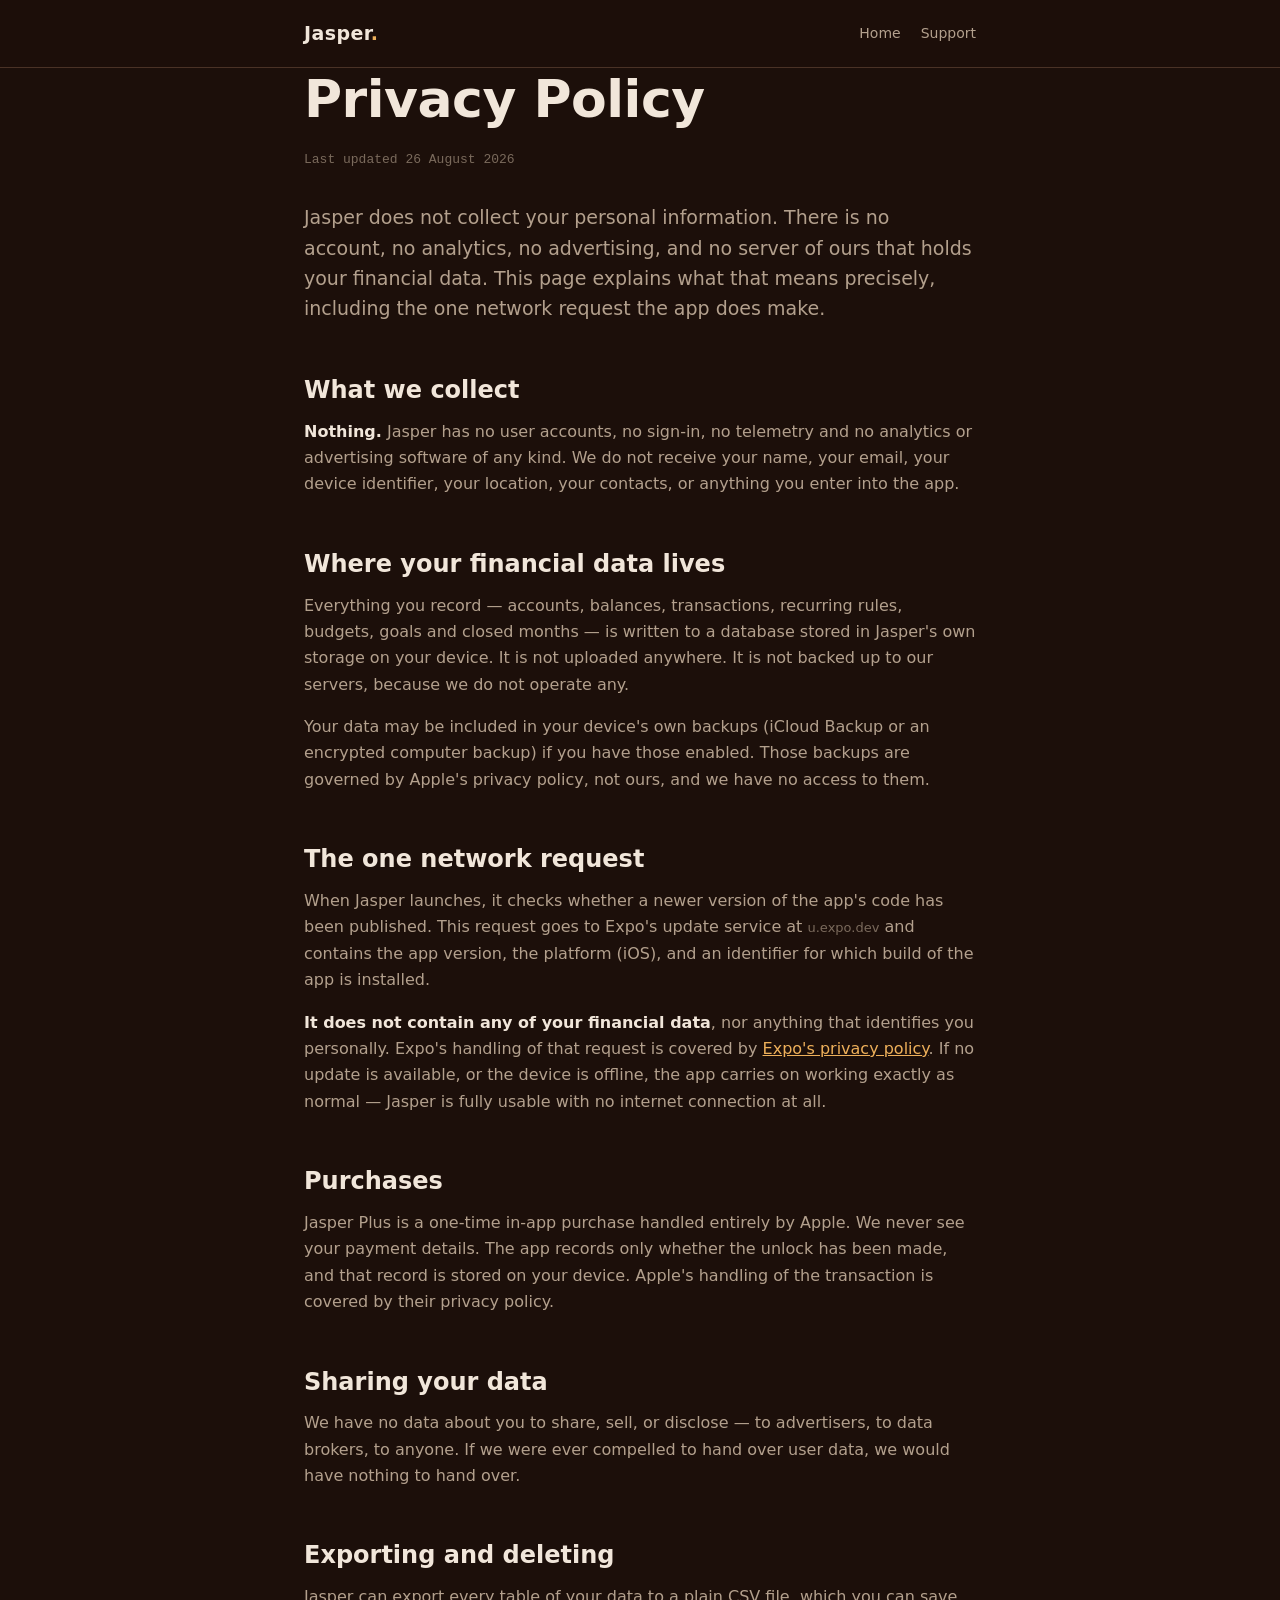
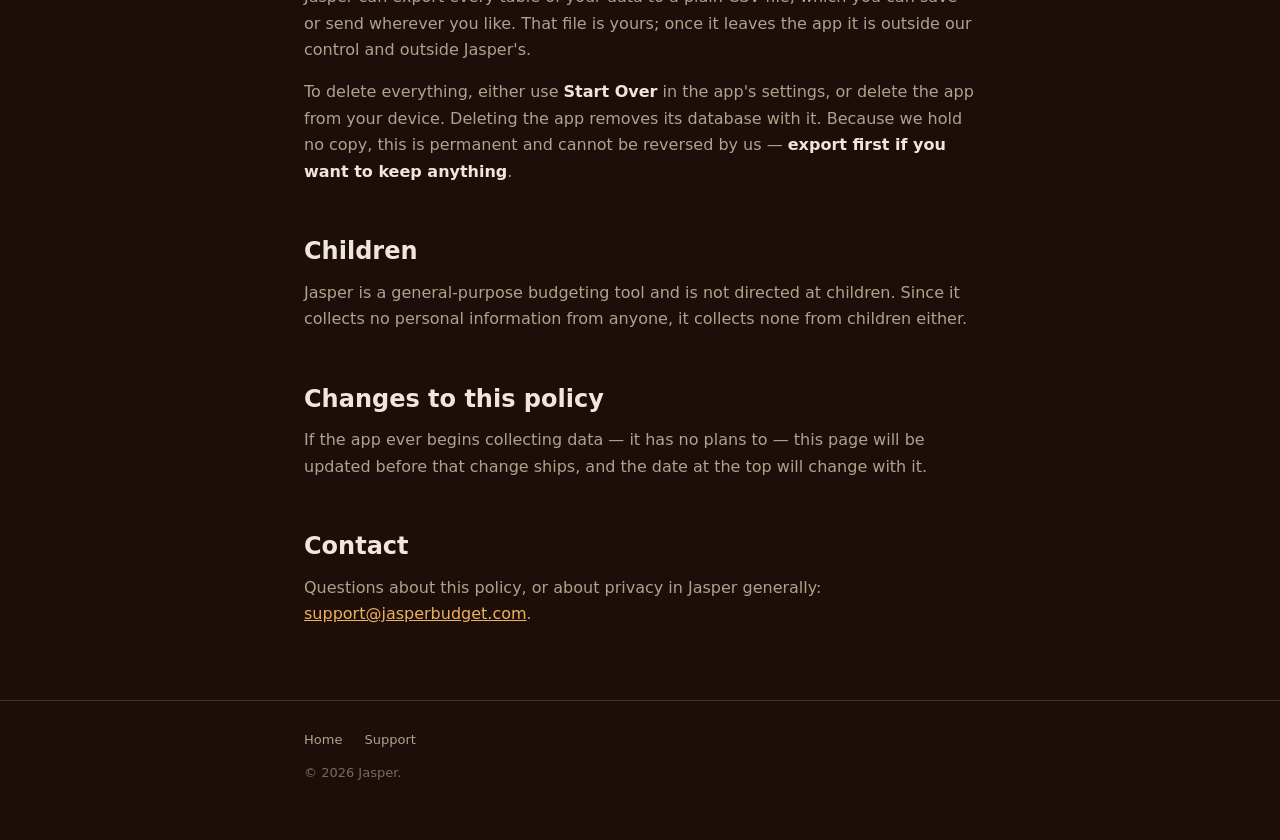
<file: privacy.html>
<!doctype html>
<html lang="en">
<head>
<meta charset="utf-8">
<meta name="viewport" content="width=device-width, initial-scale=1">
<title>Privacy Policy — Jasper</title>
<meta name="description" content="Jasper collects no personal data. Everything you record stays in a database on your device.">
<meta name="theme-color" content="#1c0f0a">
<link rel="canonical" href="https://jasperbudget.com/privacy.html">
<meta property="og:type" content="website">
<meta property="og:site_name" content="Jasper">
<meta property="og:title" content="Privacy Policy — Jasper">
<meta property="og:description" content="Jasper collects no personal data. Everything you record stays in a database on your device.">
<meta property="og:url" content="https://jasperbudget.com/privacy.html">
<meta name="twitter:card" content="summary">
<link rel="icon" href="/favicon.ico" sizes="any">
<link rel="icon" href="/favicon.svg" type="image/svg+xml">
<link rel="alternate icon" href="/favicon.png" type="image/png">
<link rel="apple-touch-icon" href="/apple-touch-icon.png">
<link rel="stylesheet" href="style.css">
</head>
<body>

<nav>
  <div class="wrap">
    <a class="brand" href="/">Jasper<span>.</span></a>
    <div class="links">
      <a href="/">Home</a>
      <a href="support.html">Support</a>
    </div>
  </div>
</nav>

<header class="wrap">
  <h1>Privacy Policy</h1>
  <p class="updated">Last updated 26 August 2026</p>
  <p class="lede">
    Jasper does not collect your personal information. There is no account, no analytics, no
    advertising, and no server of ours that holds your financial data. This page explains what that
    means precisely, including the one network request the app does make.
  </p>
</header>

<main class="wrap">

  <h2>What we collect</h2>
  <p>
    <strong>Nothing.</strong> Jasper has no user accounts, no sign-in, no telemetry and no
    analytics or advertising software of any kind. We do not receive your name, your email, your
    device identifier, your location, your contacts, or anything you enter into the app.
  </p>

  <h2>Where your financial data lives</h2>
  <p>
    Everything you record — accounts, balances, transactions, recurring rules, budgets, goals and
    closed months — is written to a database stored in Jasper's own storage on your device. It is
    not uploaded anywhere. It is not backed up to our servers, because we do not operate any.
  </p>
  <p>
    Your data may be included in your device's own backups (iCloud Backup or an encrypted computer
    backup) if you have those enabled. Those backups are governed by Apple's privacy policy, not
    ours, and we have no access to them.
  </p>

  <h2>The one network request</h2>
  <p>
    When Jasper launches, it checks whether a newer version of the app's code has been published.
    This request goes to Expo's update service at <span class="small">u.expo.dev</span> and
    contains the app version, the platform (iOS), and an identifier for which build of the app is
    installed.
  </p>
  <p>
    <strong>It does not contain any of your financial data</strong>, nor anything that identifies
    you personally. Expo's handling of that request is covered by
    <a href="https://expo.dev/privacy" rel="noopener">Expo's privacy policy</a>. If no update is
    available, or the device is offline, the app carries on working exactly as normal — Jasper is
    fully usable with no internet connection at all.
  </p>

  <h2>Purchases</h2>
  <p>
    Jasper Plus is a one-time in-app purchase handled entirely by Apple. We never see your payment
    details. The app records only whether the unlock has been made, and that record is stored on
    your device. Apple's handling of the transaction is covered by their privacy policy.
  </p>

  <h2>Sharing your data</h2>
  <p>
    We have no data about you to share, sell, or disclose — to advertisers, to data brokers, to
    anyone. If we were ever compelled to hand over user data, we would have nothing to hand over.
  </p>

  <h2>Exporting and deleting</h2>
  <p>
    Jasper can export every table of your data to a plain CSV file, which you can save or send
    wherever you like. That file is yours; once it leaves the app it is outside our control and
    outside Jasper's.
  </p>
  <p>
    To delete everything, either use <strong>Start Over</strong> in the app's settings, or delete
    the app from your device. Deleting the app removes its database with it. Because we hold no
    copy, this is permanent and cannot be reversed by us — <strong>export first if you want to keep
    anything</strong>.
  </p>

  <h2>Children</h2>
  <p>
    Jasper is a general-purpose budgeting tool and is not directed at children. Since it collects
    no personal information from anyone, it collects none from children either.
  </p>

  <h2>Changes to this policy</h2>
  <p>
    If the app ever begins collecting data — it has no plans to — this page will be updated before
    that change ships, and the date at the top will change with it.
  </p>

  <h2>Contact</h2>
  <p>
    Questions about this policy, or about privacy in Jasper generally:
    <a href="mailto:support@jasperbudget.com">support@jasperbudget.com</a>.
  </p>

</main>

<footer>
  <div class="wrap">
    <a href="/">Home</a>
    <a href="support.html">Support</a>
    <div style="margin-top:12px">© 2026 Jasper.</div>
  </div>
</footer>

</body>
</html>
</file>
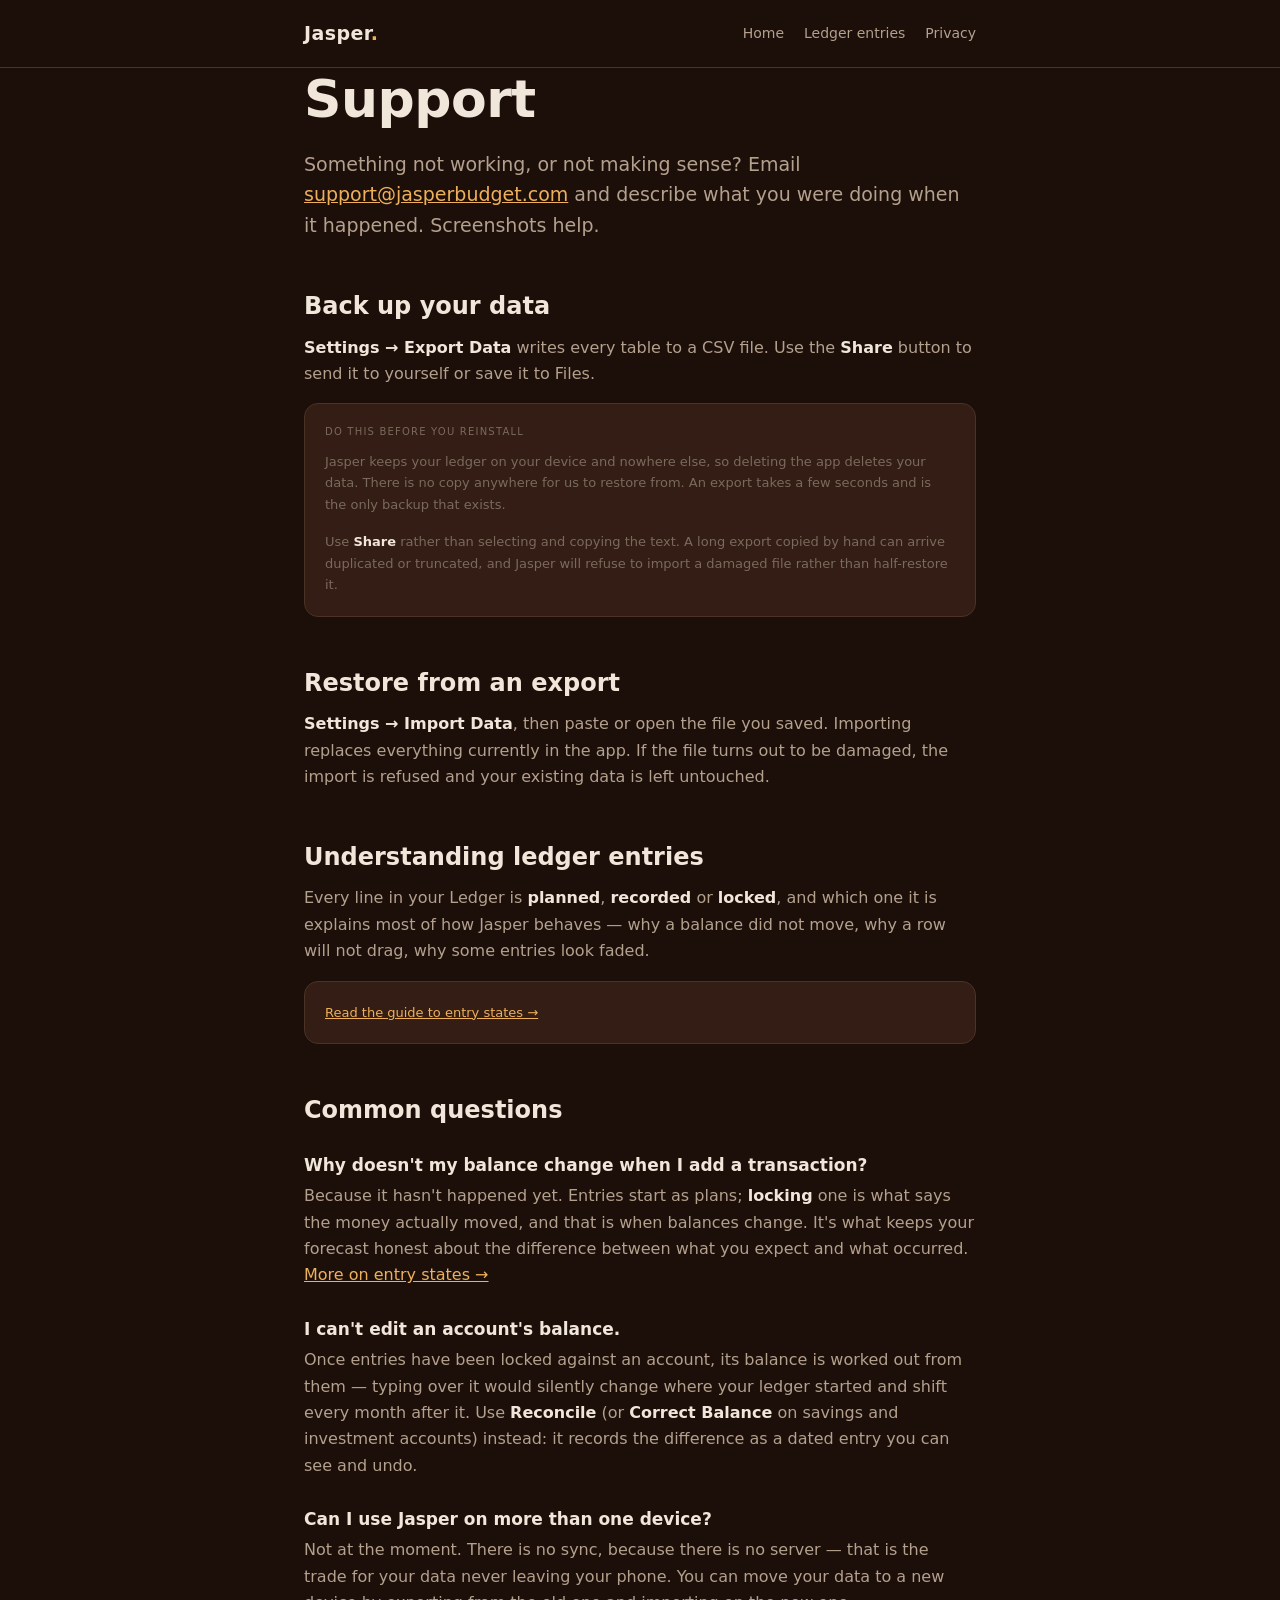
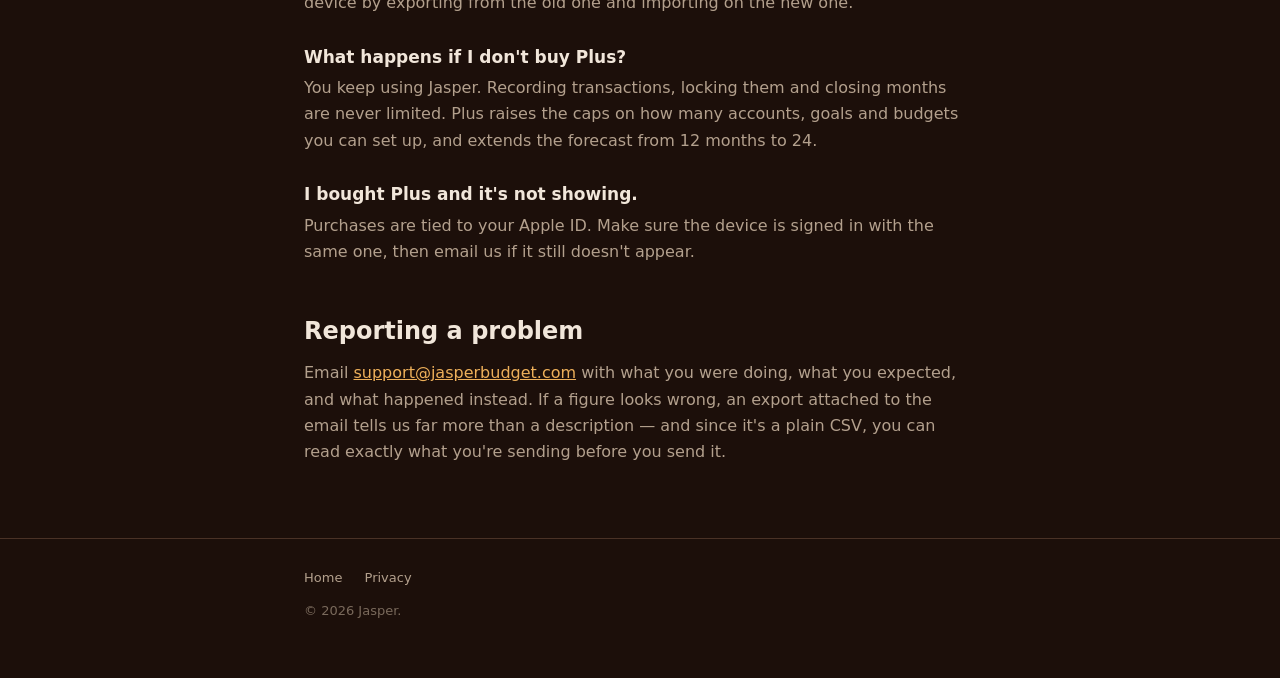
<file: support.html>
<!doctype html>
<html lang="en">
<head>
<meta charset="utf-8">
<meta name="viewport" content="width=device-width, initial-scale=1">
<title>Support — Jasper</title>
<meta name="description" content="Help with Jasper: backing up, restoring, reporting a problem.">
<meta name="theme-color" content="#1c0f0a">
<link rel="canonical" href="https://jasperbudget.com/support.html">
<meta property="og:type" content="website">
<meta property="og:site_name" content="Jasper">
<meta property="og:title" content="Support — Jasper">
<meta property="og:description" content="Help with Jasper: backing up, restoring, reporting a problem.">
<meta property="og:url" content="https://jasperbudget.com/support.html">
<meta name="twitter:card" content="summary">
<link rel="icon" href="/favicon.ico" sizes="any">
<link rel="icon" href="/favicon.svg" type="image/svg+xml">
<link rel="alternate icon" href="/favicon.png" type="image/png">
<link rel="apple-touch-icon" href="/apple-touch-icon.png">
<link rel="stylesheet" href="style.css">
</head>
<body>

<nav>
  <div class="wrap">
    <a class="brand" href="/">Jasper<span>.</span></a>
    <div class="links">
      <a href="/">Home</a>
      <a href="entries.html">Ledger entries</a>
      <a href="privacy.html">Privacy</a>
    </div>
  </div>
</nav>

<header class="wrap">
  <h1>Support</h1>
  <p class="lede">
    Something not working, or not making sense? Email
    <a href="mailto:support@jasperbudget.com">support@jasperbudget.com</a> and describe what you
    were doing when it happened. Screenshots help.
  </p>
</header>

<main class="wrap">

  <h2>Back up your data</h2>
  <p>
    <strong>Settings → Export Data</strong> writes every table to a CSV file. Use the
    <strong>Share</strong> button to send it to yourself or save it to Files.
  </p>
  <div class="card quiet">
    <div class="label">Do this before you reinstall</div>
    <p class="small">
      Jasper keeps your ledger on your device and nowhere else, so deleting the app deletes your
      data. There is no copy anywhere for us to restore from. An export takes a few seconds and is
      the only backup that exists.
    </p>
    <p class="small">
      Use <strong>Share</strong> rather than selecting and copying the text. A long export copied
      by hand can arrive duplicated or truncated, and Jasper will refuse to import a damaged file
      rather than half-restore it.
    </p>
  </div>

  <h2>Restore from an export</h2>
  <p>
    <strong>Settings → Import Data</strong>, then paste or open the file you saved. Importing
    replaces everything currently in the app. If the file turns out to be damaged, the import is
    refused and your existing data is left untouched.
  </p>

  <h2>Understanding ledger entries</h2>
  <p>
    Every line in your Ledger is <strong>planned</strong>, <strong>recorded</strong> or
    <strong>locked</strong>, and which one it is explains most of how Jasper behaves — why a
    balance did not move, why a row will not drag, why some entries look faded.
  </p>
  <div class="card quiet">
    <p class="small" style="margin:0">
      <a href="entries.html">Read the guide to entry states →</a>
    </p>
  </div>

  <h2>Common questions</h2>

  <h3>Why doesn't my balance change when I add a transaction?</h3>
  <p>
    Because it hasn't happened yet. Entries start as plans; <strong>locking</strong> one is what
    says the money actually moved, and that is when balances change. It's what keeps your forecast
    honest about the difference between what you expect and what occurred.
    <a href="entries.html">More on entry states →</a>
  </p>

  <h3>I can't edit an account's balance.</h3>
  <p>
    Once entries have been locked against an account, its balance is worked out from them — typing
    over it would silently change where your ledger started and shift every month after it. Use
    <strong>Reconcile</strong> (or <strong>Correct Balance</strong> on savings and investment
    accounts) instead: it records the difference as a dated entry you can see and undo.
  </p>

  <h3>Can I use Jasper on more than one device?</h3>
  <p>
    Not at the moment. There is no sync, because there is no server — that is the trade for your
    data never leaving your phone. You can move your data to a new device by exporting from the old
    one and importing on the new one.
  </p>

  <h3>What happens if I don't buy Plus?</h3>
  <p>
    You keep using Jasper. Recording transactions, locking them and closing months are never
    limited. Plus raises the caps on how many accounts, goals and budgets you can set up, and
    extends the forecast from 12 months to 24.
  </p>

  <h3>I bought Plus and it's not showing.</h3>
  <p>
    Purchases are tied to your Apple ID. Make sure the device is signed in with the same one, then
    email us if it still doesn't appear.
  </p>

  <h2>Reporting a problem</h2>
  <p>
    Email <a href="mailto:support@jasperbudget.com">support@jasperbudget.com</a> with what you were
    doing, what you expected, and what happened instead. If a figure looks wrong, an export
    attached to the email tells us far more than a description — and since it's a plain CSV, you
    can read exactly what you're sending before you send it.
  </p>

</main>

<footer>
  <div class="wrap">
    <a href="/">Home</a>
    <a href="privacy.html">Privacy</a>
    <div style="margin-top:12px">© 2026 Jasper.</div>
  </div>
</footer>

</body>
</html>
</file>
<file: style.css>
/* Jasper's own palette, lifted from the app's theme/presets.ts so the site and
   the app are recognisably the same thing. */
:root {
  --ground: #1c0f0a;
  --surface: #2a1811;
  --surface2: #331d14;
  --line: #4a3226;
  --ink: #f1e6da;
  --ink-dim: #b3a08d;
  --ink-faint: #7a6a5c;
  --accent: #eeb05a;
  --positive: #7a9b6e;
  --display: Futura, "Avenir Next", "Trebuchet MS", system-ui, sans-serif;
  --mono: Menlo, ui-monospace, SFMono-Regular, monospace;
}

* { box-sizing: border-box; }

body {
  margin: 0;
  background: var(--ground);
  color: var(--ink);
  font: 16px/1.65 system-ui, -apple-system, "Segoe UI", sans-serif;
  -webkit-font-smoothing: antialiased;
}

.wrap { max-width: 720px; margin: 0 auto; padding: 0 24px; }

nav {
  border-bottom: 1px solid var(--line);
  padding: 18px 0;
  position: sticky;
  top: 0;
  background: rgba(28, 15, 10, 0.93);
  backdrop-filter: blur(8px);
  z-index: 10;
}
nav .wrap { display: flex; align-items: center; justify-content: space-between; gap: 16px; }
nav a { color: var(--ink-dim); text-decoration: none; font-size: 14px; }
nav a:hover { color: var(--ink); }
nav .links { display: flex; gap: 20px; }
.brand {
  font-family: var(--display);
  font-weight: 700;
  font-size: 19px;
  letter-spacing: 0.4px;
  color: var(--ink);
  text-decoration: none;
}
.brand span { color: var(--accent); }

h1, h2, h3 { font-family: var(--display); font-weight: 700; line-height: 1.2; }
h1 { font-size: clamp(34px, 7vw, 52px); margin: 0 0 18px; letter-spacing: -0.5px; }
h2 { font-size: 24px; margin: 52px 0 14px; }
h3 { font-size: 17px; margin: 30px 0 8px; }
p { margin: 0 0 16px; color: var(--ink-dim); }
strong { color: var(--ink); font-weight: 600; }
a { color: var(--accent); }
.lede { font-size: 19px; line-height: 1.6; color: var(--ink-dim); margin-bottom: 28px; }
.small { font-size: 13px; color: var(--ink-faint); }
.updated { font-family: var(--mono); font-size: 13px; color: var(--ink-faint); margin-bottom: 32px; }

header { padding: 72px 0 12px; }

.card {
  background: var(--surface);
  border: 1px solid var(--line);
  border-radius: 14px;
  padding: 20px;
  margin: 14px 0;
}
.card.quiet { background: var(--surface2); }
.label {
  font-family: var(--display);
  font-size: 10px;
  letter-spacing: 1.2px;
  text-transform: uppercase;
  color: var(--ink-faint);
  margin-bottom: 10px;
}
.grid { display: grid; gap: 14px; grid-template-columns: 1fr 1fr; }
@media (max-width: 620px) { .grid { grid-template-columns: 1fr; } }
.card h3 { margin: 0 0 6px; }
.card p:last-child { margin-bottom: 0; }

.pill {
  display: inline-block;
  font-family: var(--display);
  font-size: 10px;
  letter-spacing: 1.1px;
  text-transform: uppercase;
  color: var(--ground);
  background: var(--accent);
  border-radius: 999px;
  padding: 4px 11px;
  margin-bottom: 16px;
}

.table-scroll { overflow-x: auto; }
table { width: 100%; border-collapse: collapse; margin: 14px 0 8px; font-size: 15px; }
th, td { text-align: left; padding: 11px 8px; border-bottom: 1px solid var(--line); }
th {
  font-family: var(--display);
  font-size: 11px;
  letter-spacing: 1px;
  text-transform: uppercase;
  color: var(--ink-faint);
}
td:not(:first-child) { font-family: var(--mono); font-size: 14px; color: var(--ink); }
td:first-child { color: var(--ink-dim); }
.yes { color: var(--positive); }

ul { color: var(--ink-dim); padding-left: 20px; }
li { margin-bottom: 8px; }

footer {
  border-top: 1px solid var(--line);
  margin-top: 72px;
  padding: 28px 0 56px;
  color: var(--ink-faint);
  font-size: 13px;
}
footer a { color: var(--ink-dim); text-decoration: none; margin-right: 18px; }
footer a:hover { color: var(--ink); }


/* ---------------------------------------------------------------------------
   The ledger figure.

   A drawing, not a screenshot: it exists to make one idea visible — that a
   planned row and a locked row are different things, and only the locked ones
   have moved the balance. Built from the same tokens the app uses, so it reads
   as Jasper rather than as generic marketing furniture.
   --------------------------------------------------------------------------- */
.figure {
  background: var(--surface);
  border: 1px solid var(--line);
  border-radius: 16px;
  padding: 8px;
  margin: 22px 0 10px;
  overflow: hidden;
}
.fig-head {
  display: flex;
  align-items: baseline;
  justify-content: space-between;
  padding: 12px 14px 10px;
  border-bottom: 1px solid var(--line);
}
.fig-month {
  font-family: var(--display);
  font-size: 13px;
  letter-spacing: 0.6px;
  text-transform: uppercase;
  color: var(--ink-dim);
}
.fig-bal { font-family: var(--mono); font-size: 13px; color: var(--ink-faint); }

.row {
  display: flex;
  align-items: center;
  gap: 12px;
  padding: 13px 14px;
  border-bottom: 1px solid var(--line);
}
.row:last-child { border-bottom: 0; }
.row .name { flex: 1; min-width: 0; font-size: 15px; }
.row .amt { font-family: var(--mono); font-size: 14px; white-space: nowrap; }

/* A locked row: it happened, and the balance reflects it. */
.row.locked .name { color: var(--ink); }
.row.locked .amt { color: var(--ink); }
.lock {
  width: 22px; height: 22px; flex: none;
  border-radius: 6px;
  background: var(--accent);
  display: grid; place-items: center;
}
.lock svg { width: 12px; height: 12px; display: block; }

/* A planned row: still only expected, drawn lighter and outlined. */
.row.planned .name { color: var(--ink-faint); }
.row.planned .amt { color: var(--ink-faint); }
.row.planned .lock {
  background: transparent;
  border: 1.5px dashed var(--line);
}

.fig-note {
  display: flex; gap: 10px; align-items: flex-start;
  padding: 13px 14px 6px;
  color: var(--ink-faint);
  font-size: 13px;
  line-height: 1.5;
}
.fig-key { display: flex; gap: 18px; flex-wrap: wrap; padding: 4px 14px 12px; }
.fig-key span { display: flex; align-items: center; gap: 7px; font-size: 12px; color: var(--ink-faint); }
.swatch { width: 12px; height: 12px; border-radius: 4px; flex: none; }
.swatch.on { background: var(--accent); }
.swatch.off { border: 1.5px dashed var(--line); }

/* --- hero -------------------------------------------------------------- */
.hero-mark { width: 62px; height: 62px; border-radius: 14px; display: block; margin-bottom: 22px; }

/* --- screenshots ------------------------------------------------------- */
.shots {
  display: grid;
  grid-template-columns: repeat(3, 1fr);
  gap: 16px;
  margin: 22px 0 8px;
}
@media (max-width: 620px) { .shots { grid-template-columns: 1fr 1fr; gap: 12px; } }
.shot { margin: 0; }
.shot img {
  width: 100%;
  display: block;
  border-radius: 18px;
  border: 1px solid var(--line);
  background: var(--surface);
}
.shot figcaption {
  margin-top: 9px;
  font-size: 12px;
  line-height: 1.45;
  color: var(--ink-faint);
}


/* --- hero -------------------------------------------------------------- */
.hero-mark { width: 62px; height: 62px; border-radius: 14px; display: block; margin-bottom: 22px; }

/* --- screenshots ------------------------------------------------------- */
.shots {
  display: grid;
  grid-template-columns: repeat(3, 1fr);
  gap: 16px;
  margin: 22px 0 8px;
}
@media (max-width: 620px) { .shots { grid-template-columns: 1fr 1fr; gap: 12px; } }
.shot { margin: 0; }
.shot img {
  width: 100%;
  display: block;
  border-radius: 18px;
  border: 1px solid var(--line);
  background: var(--surface);
}
.shot figcaption {
  margin-top: 9px;
  font-size: 12px;
  line-height: 1.45;
  color: var(--ink-faint);
}


/* The forecast strip: months as bars, each carrying its own weather. Same
   sunny / cloudy / rainy language the app uses on the Dashboard. */
.forecast { padding: 6px 4px 4px; }
.fc-row {
  display: grid;
  grid-template-columns: 52px 26px 1fr 92px;
  align-items: center;
  gap: 12px;
  padding: 9px 12px;
}
.fc-month { font-family: var(--display); font-size: 12px; letter-spacing: 0.6px; text-transform: uppercase; color: var(--ink-faint); }
.fc-bar { height: 12px; border-radius: 6px; background: var(--surface2); overflow: hidden; }
.fc-bar i { display: block; height: 100%; border-radius: 6px; }
.fc-amt { font-family: var(--mono); font-size: 13px; text-align: right; }
.sunny  i { background: var(--positive); }
.cloudy i { background: var(--accent); }
.rainy  i { background: #d97a3b; }
.sunny  .fc-amt { color: var(--ink); }
.cloudy .fc-amt { color: var(--accent); }
.rainy  .fc-amt { color: #d97a3b; }
.fc-legend { display: flex; gap: 16px; flex-wrap: wrap; padding: 8px 16px 12px; }
.fc-legend span { display: flex; align-items: center; gap: 7px; font-size: 12px; color: var(--ink-faint); }
.dot { width: 10px; height: 10px; border-radius: 3px; flex: none; }




/* ---------------------------------------------------------------------------
   The Dashboard's forecast cards.

   Rebuilt from components/ForecastStrip.tsx: 108px wide, weather at the top,
   the month, then beginning and ending balances. Colours are the app's own
   WEATHER tokens — a yellow sun, a slate cloud, a darker slate rain — not a
   traffic-light palette invented for the web.
   --------------------------------------------------------------------------- */
.strip {
  display: flex;
  gap: 10px;
  overflow-x: auto;
  padding: 4px 4px 14px;
  scroll-snap-type: x proximity;
  -webkit-overflow-scrolling: touch;
}
.strip::-webkit-scrollbar { height: 6px; }
.strip::-webkit-scrollbar-thumb { background: var(--line); border-radius: 3px; }

.fcard {
  flex: none;
  width: 108px;
  background: var(--surface);
  border: 1px solid var(--line);
  border-radius: 14px;
  padding: 12px 10px;
  text-align: center;
  scroll-snap-align: start;
}
.fcard .wx { width: 26px; height: 26px; margin: 0 auto 6px; display: block; }
.fcard .fm {
  font-family: var(--display);
  font-weight: 700;
  font-size: 13px;
  color: var(--ink);
  margin-bottom: 8px;
}
.fcard dl { margin: 0; display: grid; gap: 3px; }
.fcard .r { display: flex; justify-content: space-between; gap: 4px; align-items: baseline; }
.fcard dt {
  font-family: var(--display);
  font-size: 9px;
  letter-spacing: 0.3px;
  text-transform: uppercase;
  color: var(--ink-faint);
}
.fcard dd {
  margin: 0;
  font-family: var(--mono);
  font-size: 11px;
  font-weight: 600;
  color: var(--ink-dim);
}
/* Below zero uses the fixed semantic red, never the theme accent — being
   overdrawn means the same thing in every currency. */
.fcard dd.neg { color: #d97a3b; }

/* The app's WEATHER tokens exactly (theme/presets.ts): a warm yellow sun, a
   blue cloud, a neutral grey rain. Three hues rather than three lightnesses,
   so they stay apart at icon size and for colour-blind readers. */
.sunny  .wx { color: #f5c518; }
.cloudy .wx { color: #7fb0d8; }
.rainy  .wx { color: #8b9196; }

.wx-key { display: flex; gap: 18px; flex-wrap: wrap; padding: 2px 4px 4px; }
.wx-key span { display: flex; align-items: center; gap: 7px; font-size: 12px; color: var(--ink-faint); }
.wx-key .wx { width: 17px; height: 17px; }


/* --- price ------------------------------------------------------------- */
.price {
  display: flex;
  align-items: baseline;
  gap: 12px;
  flex-wrap: wrap;
  margin: 6px 0 4px;
}
.price .amount {
  font-family: var(--display);
  font-weight: 700;
  font-size: 44px;
  letter-spacing: -1px;
  color: var(--ink);
  line-height: 1;
}
.price .once {
  font-family: var(--display);
  font-size: 12px;
  letter-spacing: 1.1px;
  text-transform: uppercase;
  color: var(--accent);
}
.price-note { color: var(--ink-faint); font-size: 13px; line-height: 1.5; margin: 8px 0 0; }


/* --- entry states, for the training page ------------------------------- */
.state {
  display: grid;
  grid-template-columns: 34px 1fr;
  gap: 14px;
  align-items: start;
  padding: 18px 0;
  border-bottom: 1px solid var(--line);
}
.state:last-of-type { border-bottom: 0; }
.state h3 { margin: 0 0 6px; }
.state p { margin: 0 0 8px; font-size: 15px; }
.state p:last-child { margin-bottom: 0; }

/* The Ledger's own chips, same shapes and colours as the app draws. */
.chip {
  width: 24px; height: 24px; border-radius: 6px;
  display: grid; place-items: center; margin-top: 3px;
}
.chip.locked { background: var(--accent); }
.chip.locked svg { width: 13px; height: 13px; }
.chip.planned { border: 1.5px dashed var(--line); }
.chip.drag { color: var(--ink-faint); }
.chip.drag svg { width: 17px; height: 17px; }

.can { display: flex; flex-wrap: wrap; gap: 8px; margin-top: 10px; }
.can span {
  font-family: var(--display);
  font-size: 10px;
  letter-spacing: 0.8px;
  text-transform: uppercase;
  padding: 4px 9px;
  border-radius: 999px;
  border: 1px solid var(--line);
  color: var(--ink-faint);
}
.can .yes { color: var(--positive); border-color: rgba(122,155,110,.45); }
.can .no  { color: var(--ink-faint); opacity: .65; }

.flow {
  display: flex; align-items: center; gap: 10px; flex-wrap: wrap;
  padding: 16px; margin: 18px 0;
  background: var(--surface2); border-radius: 12px;
}
.flow b { font-family: var(--display); font-size: 13px; color: var(--ink); font-weight: 700; }
.flow i { color: var(--accent); font-style: normal; font-size: 15px; }
.flow small { color: var(--ink-faint); font-size: 12px; display: block; }

/* ---------------------------------------------------------------------------
   The rest of it — schedule, goals, progress
   Built in HTML rather than photographed: it stays sharp on every display,
   follows the page's own colours, and a screen reader can read the figures
   instead of an alt attribute paraphrasing them.
   --------------------------------------------------------------------------- */

.fig-title {
  font-family: var(--display);
  font-size: 19px;
  font-weight: 600;
  margin: 34px 0 6px;
  color: var(--ink);
}

/* Amortisation schedule -------------------------------------------------- */

.sched {
  width: 100%;
  border-collapse: collapse;
  font-family: var(--mono);
  font-size: 13px;
  /* Wide content scrolls inside its own box; the page never scrolls sideways. */
  min-width: 420px;
}
.sched th {
  text-align: right;
  font-family: var(--display);
  font-size: 11px;
  letter-spacing: 0.5px;
  text-transform: uppercase;
  color: var(--ink-faint);
  padding: 12px 14px 10px;
  border-bottom: 1px solid var(--line);
}
.sched th:first-child,
.sched td:first-child { text-align: left; }
.sched td {
  text-align: right;
  padding: 10px 14px;
  color: var(--ink);
  border-bottom: 1px solid var(--line);
}
.sched tr:last-child td { border-bottom: 0; }
.sched .int { color: #d97a3b; }

/* The statement row: the one figure the whole table is worked out from. */
.sched .stmt td { background: var(--surface2); color: var(--accent); }
/* Struck rather than zeroed — showing 0.00 would claim a payment was made. */
.sched .none { color: var(--ink-faint); }

.fig-note { color: var(--ink-faint); margin-top: 2px; }

/* Goals ------------------------------------------------------------------ */

.goal { padding: 13px 14px; border-bottom: 1px solid var(--line); }
.goal:last-child { border-bottom: 0; }
.goal-head {
  display: flex;
  align-items: baseline;
  justify-content: space-between;
  gap: 12px;
  margin-bottom: 9px;
}
.goal .name { font-size: 15px; color: var(--ink); }
.goal .amt { font-family: var(--mono); font-size: 13px; color: var(--ink-dim); }
.bar {
  height: 7px;
  border-radius: 999px;
  background: var(--surface2);
  overflow: hidden;
}
.bar span {
  display: block;
  height: 100%;
  border-radius: 999px;
  background: var(--accent);
}

/* Progress track --------------------------------------------------------- */

.track {
  display: flex;
  gap: 3px;
  padding: 14px 14px 12px;
}
.seg {
  flex: 1;
  min-width: 0;
  text-align: center;
  font-family: var(--display);
  font-size: 10px;
  letter-spacing: 0.4px;
  text-transform: uppercase;
  padding: 11px 4px;
  border-radius: 4px;
  background: var(--surface2);
  color: var(--ink-faint);
  /* Never both filled and outlined: accent text on an accent fill is invisible,
     which is exactly the bug this rule exists to prevent. */
}
.seg.on { background: var(--accent); color: var(--ground); }
.seg.target { border: 1px solid var(--accent); color: var(--accent); }

.steps { border-top: 1px solid var(--line); }
.step {
  display: flex;
  align-items: center;
  gap: 10px;
  padding: 12px 14px;
  font-size: 14px;
  color: var(--ink);
  border-bottom: 1px solid var(--line);
}
.step:last-child { border-bottom: 0; }
/* Done reads as settled, so what is left is the loudest thing on the card. */
.step.done { color: var(--ink-faint); }
.step .of {
  margin-left: auto;
  font-family: var(--mono);
  font-size: 13px;
  color: var(--ink-dim);
}
.tick {
  width: 18px; height: 18px; flex: none;
  border-radius: 5px;
  background: var(--positive);
  position: relative;
}
.tick::after {
  content: "";
  position: absolute;
  left: 5px; top: 3px;
  width: 5px; height: 9px;
  border: solid var(--ground);
  border-width: 0 2px 2px 0;
  transform: rotate(45deg);
}
.tick.off { background: none; border: 1.5px solid var(--line); }
.tick.off::after { display: none; }

@media (max-width: 520px) {
  .seg { font-size: 9px; letter-spacing: 0.2px; padding: 10px 2px; }
}
</file>
